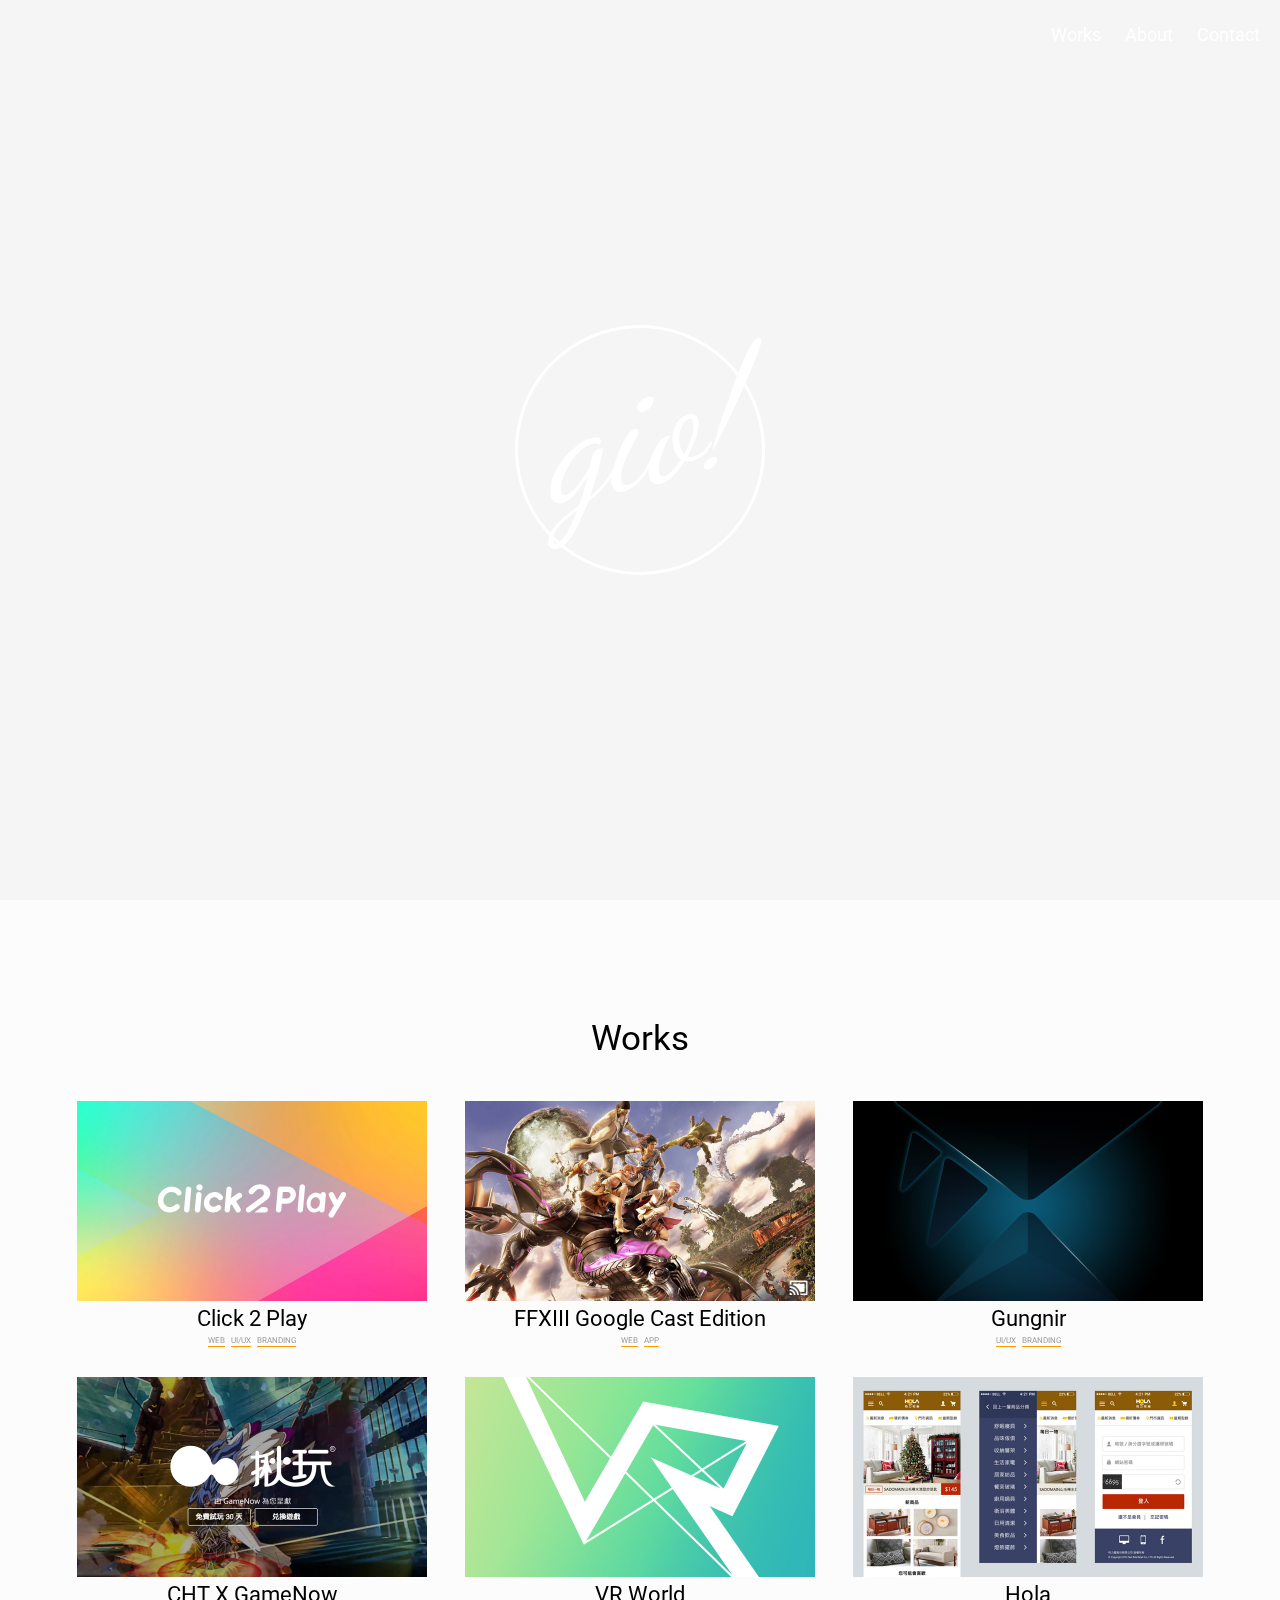
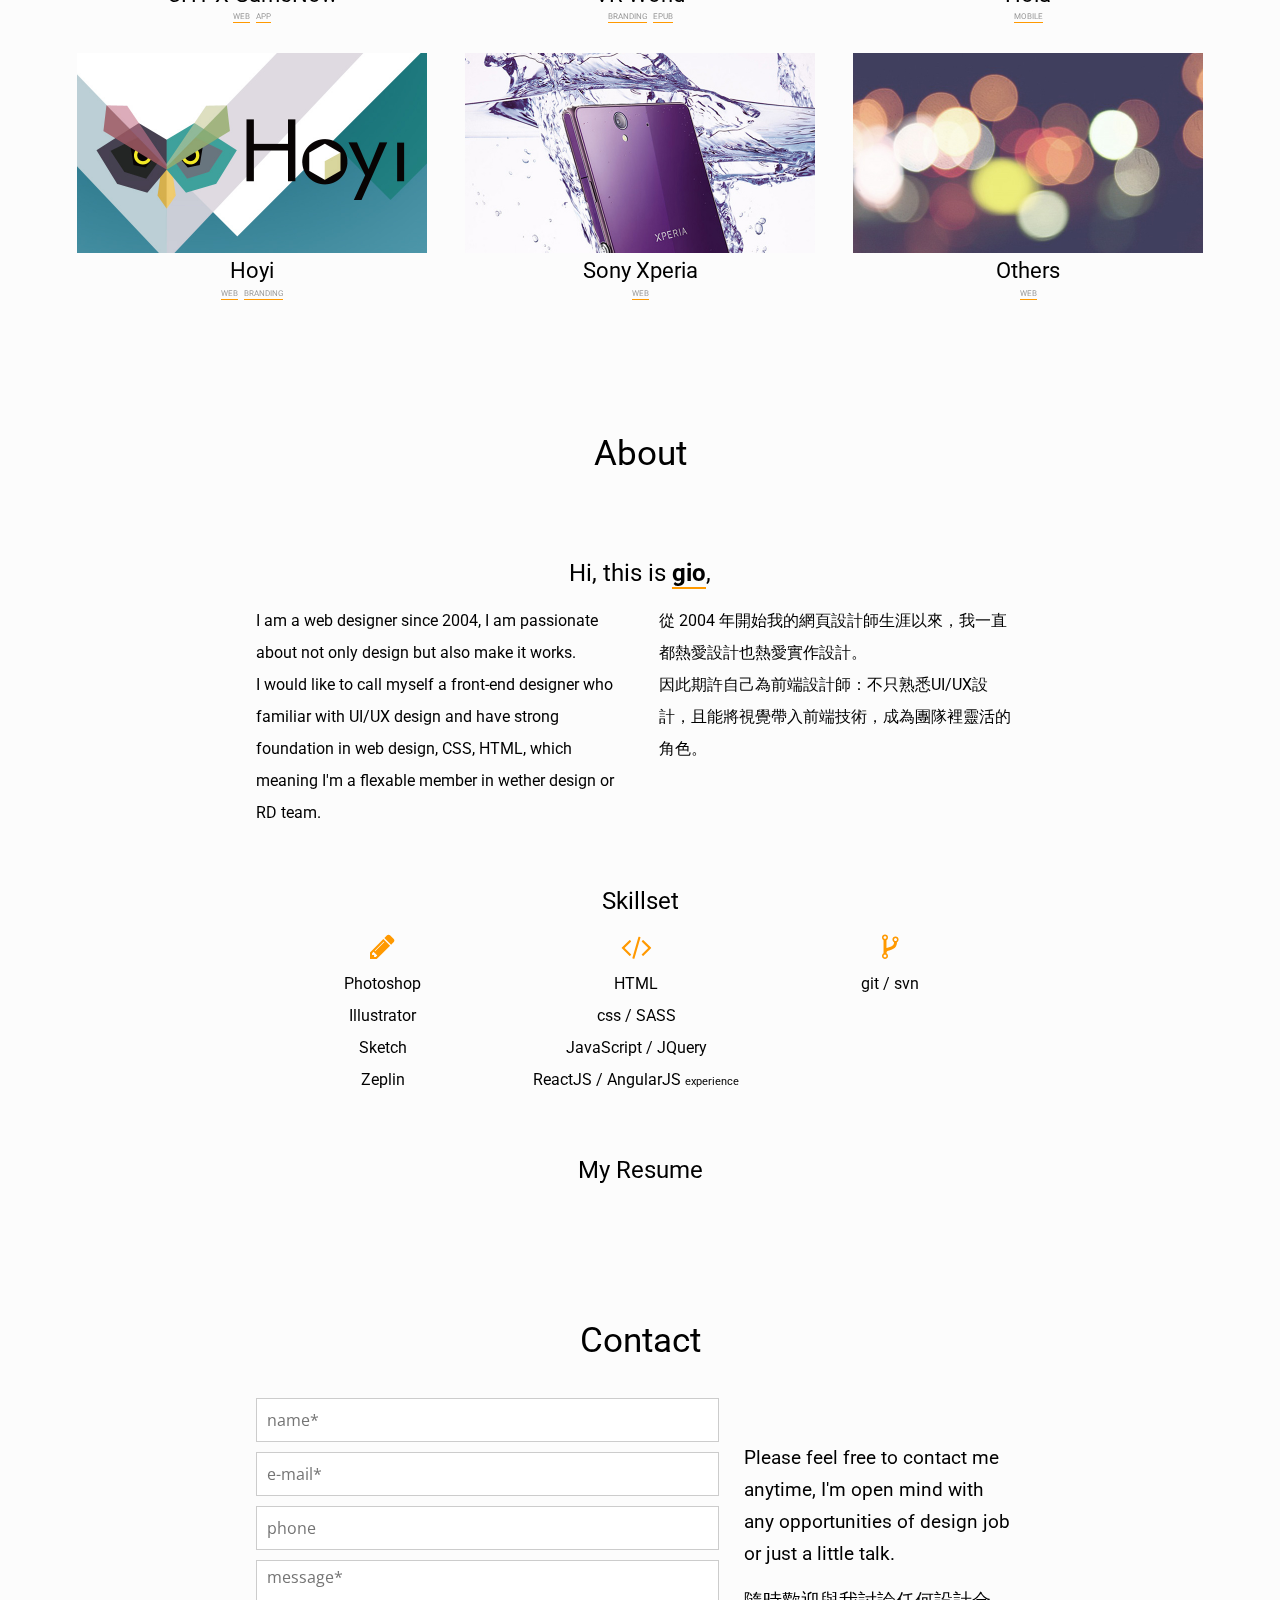
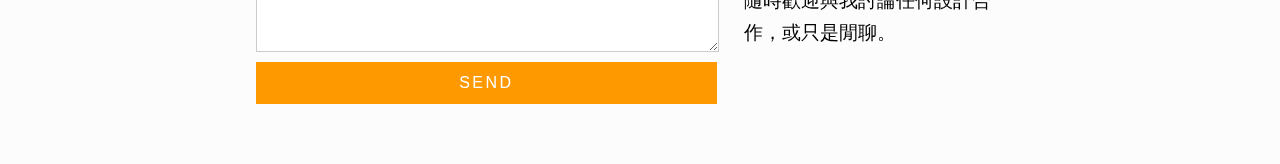
<file: index.html>
<!DOCTYPE html>
<html lang="zh">
<head>
	<meta charset="UTF-8">
	<meta name="viewport" content="width=device-width, initial-scale=1.0, maximum-scale=1.0, user-scalable=0">
	<meta property="og:title"
content="gio's works" />
	<meta property="og:description" content="I am a web designer since 2004, I am passionate about not only design but also make it works."/>
	<meta property="og:image" content="img/bg-video.gif"/>
	<title>gio's works</title>
	<link rel="shortcut icon" href="img/favicon.ico" type="image/x-icon" >
	<link rel="stylesheet" href="stylesheets/screen.css">
	<link rel="stylesheet" href="https://maxcdn.bootstrapcdn.com/font-awesome/4.4.0/css/font-awesome.min.css">
	<link href='https://fonts.googleapis.com/css?family=Dancing+Script:700' rel='stylesheet' type='text/css'>
	<link href='https://fonts.googleapis.com/css?family=Roboto' rel='stylesheet' type='text/css'>
<script src="js/jquery-1.9.1.min.js"></script>
<script src="js/jquery.mb.YTPlayer.js"></script>

</head>
<body>

<div class="gif-bg"></div>

<!-- navigation -->
<nav>
	<div class="title">gio!</div>
	<ul class="menu">
		<li onClick="section1()">Works</li>
		<li onClick="section2()">About</li>
		<li onClick="section3()">Contact</li>
	</ul>
</nav>

<!-- header -->
<header>
    <a id="bgndVideo" class="player" data-property="{videoURL:'https://youtu.be/zga8FRJPaio',containment:'body',autoPlay:true, mute:true, startAt:0, opacity:1, quality:'hd1080'}"></a>
    <h1>gio!</h1>
</header>

<section class="section-01">
	<h1>Works</h1>
	<ul class="works">
		<li project="c2p">
			<div class="cover"></div>
			<h2>Click 2 Play</h2>
			<div class="tag"><span>web</span><span>UI/UX</span><span>branding</span></div>
		</li>
		<li project="cast-app">
			<div class="cover"></div>
			<h2>FFXIII Google Cast Edition</h2>
			<div class="tag"><span>web</span><span>App</span></div>
		</li>
		<li project="gungnir">
			<div class="cover"></div>
			<h2>Gungnir</h2>
			<div class="tag"><span>UI/UX</span><span>branding</span></div>
		</li>
		<li project="cht">
			<div class="cover"></div>
			<h2>CHT X GameNow</h2>
			<div class="tag"><span>web</span><span>App</span></div>
		</li>
		<li project="vr">
			<div class="cover"></div>
			<h2>VR World</h2>
			<div class="tag"><span>branding</span><span>epub</span></div>
		</li>
		<li project="hola">
			<div class="cover"></div>
			<h2>Hola</h2>
			<div class="tag"><span>Mobile</span></div>
		</li>
		<li project="hoyi">
			<div class="cover"></div>
			<h2>Hoyi</h2>
			<div class="tag"><span>web</span><span>branding</span></div>
		</li>
		<li project="sonyx">
			<div class="cover"></div>
			<h2>Sony Xperia</h2>
			<div class="tag"><span>web</span></div>
		</li>
		<li project="other">
			<div class="cover"></div>
			<h2>Others</h2>
			<div class="tag"><span>web</span></div>
		</li>
	</ul>
</section>

<!-- detail -->

<div class="detail">	
	<div class="scroll">
		<iframe frameborder="0"></iframe>
	</div>
	<div class="prev"></div>
	<div class="next"></div>
	<div class="close"></div>
</div>

<section class="section-02">
	<div class="about">
	<h1>About</h1>
		<h2>Hi, this is <b>gio</b>, </h2>
		<p class="lang en">
			I am a web designer since 2004, I am passionate about not only design but also make it works.
			<br>
			I would like to call myself a front-end designer who familiar with UI/UX design and have strong foundation in web design, CSS, HTML, which meaning I'm a flexable member in wether design or RD team.
		</p>
		<p class="lang zh">
			從 2004 年開始我的網頁設計師生涯以來，我一直都熱愛設計也熱愛實作設計。<br>因此期許自己為前端設計師：不只熟悉UI/UX設計，且能將視覺帶入前端技術，成為團隊裡靈活的角色。
		</p>
		<h2>Skillset</h2>
		<ul class="skillset design">
			<i class="fa fa-pencil"></i>
			<li>Photoshop</li>
			<li>Illustrator</li>
			<li>Sketch</li>
			<li>Zeplin</li>
		</ul><!-- 
		 --><ul class="skillset code">
			<i class="fa fa-code"></i>
			<li>HTML</li>
			<li>css / SASS</li>
			<li>JavaScript / JQuery</li>
			<li>ReactJS / AngularJS <small>experience</small></li>
		</ul><!-- 
		 --><ul class="skillset version">
			<i class="fa fa-code-fork"></i>
			<li>git / svn</li>
		</ul>
		<h2><a href="img/Gio-Resume.pdf" target="_blank">My Resume</a></h2>
	</div>
</section>

<section class="section-03">
	<h1>Contact</h1>
	<div class="contact">
		<div class="form-cont"></div>
		<div class="des">
			Please feel free to contact me anytime, I'm open mind with any opportunities of design job or just a little talk.
			<div class="tc">
				隨時歡迎與我討論任何設計合作，或只是閒聊。
			</div>
		</div>
	</div>
</section>


<script src="js/script.js"></script>
<script src="js/pace.min.js"></script>
</body>
</html>
</file>
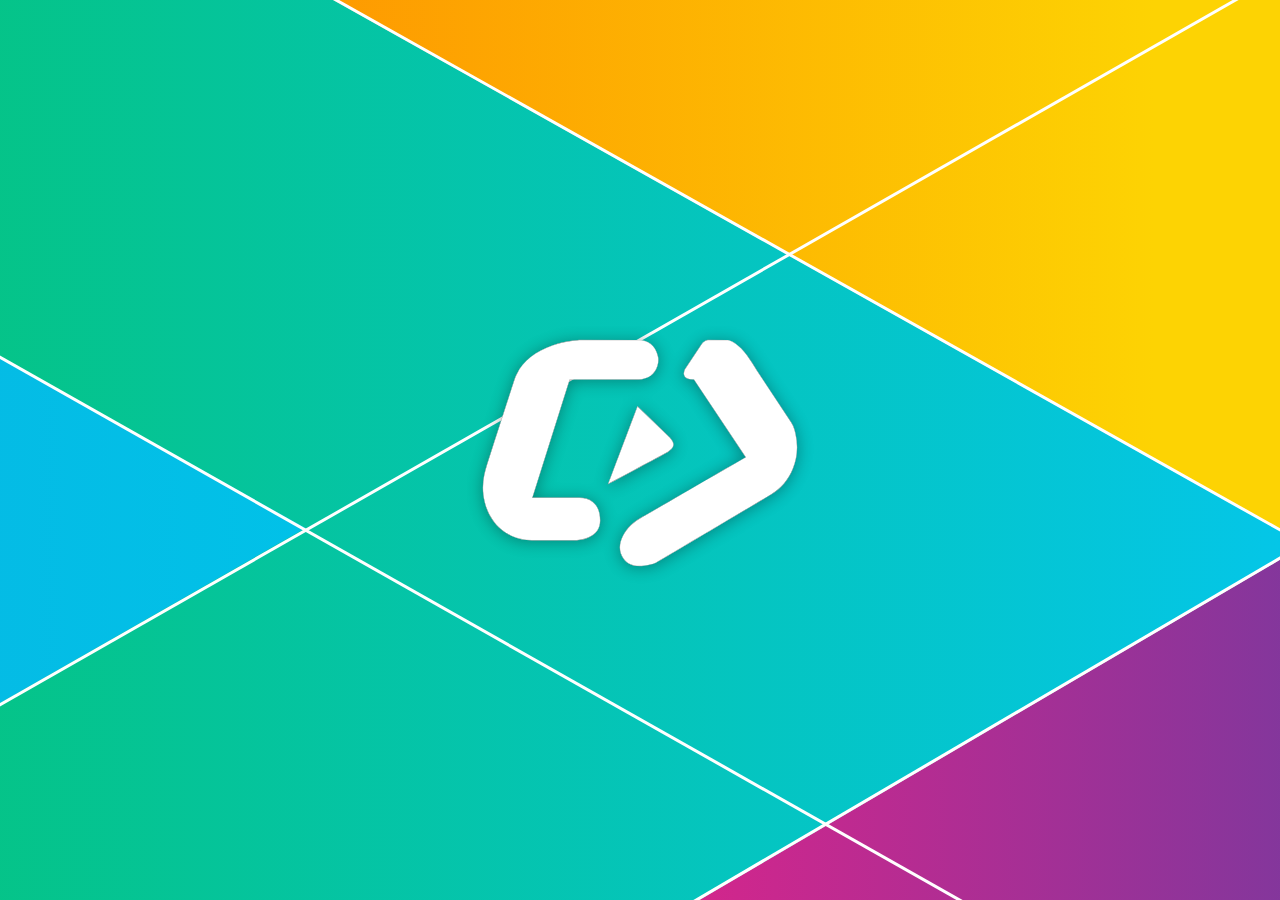
<file: img/works/c2p/c2p-loading/index.html>
<!DOCTYPE html>
<html lang="en">
<head>
	<meta charset="UTF-8">
	<meta name="viewport" content="width=960;">

	<title>c2p</title>
	<link rel="shortcut icon" href="img/c2p.ico" type="image/x-icon" >
	<link rel="stylesheet" href="stylesheets/screen.css">
</head>
<body>
	<div class="c2p-loading-cont">
	<div class="c2p-loading-loading-ani">
		<div class="clip-p"></div>
		<div class="clip-y"></div>
		<div class="clip-g"></div>
		<div class="clip-b"></div>
		<div class="clip-r"></div>
		<div class="line-01"></div>
		<div class="line-02"></div>
		<div class="line-03"></div>
		<div class="line-04"></div>
		<div class="c2p-loading-logo"></div>
	</div>
	<!-- <div class="c2p-loading-beta">
		beta
	</div> -->
	</div>
</body>
</html>
</file>
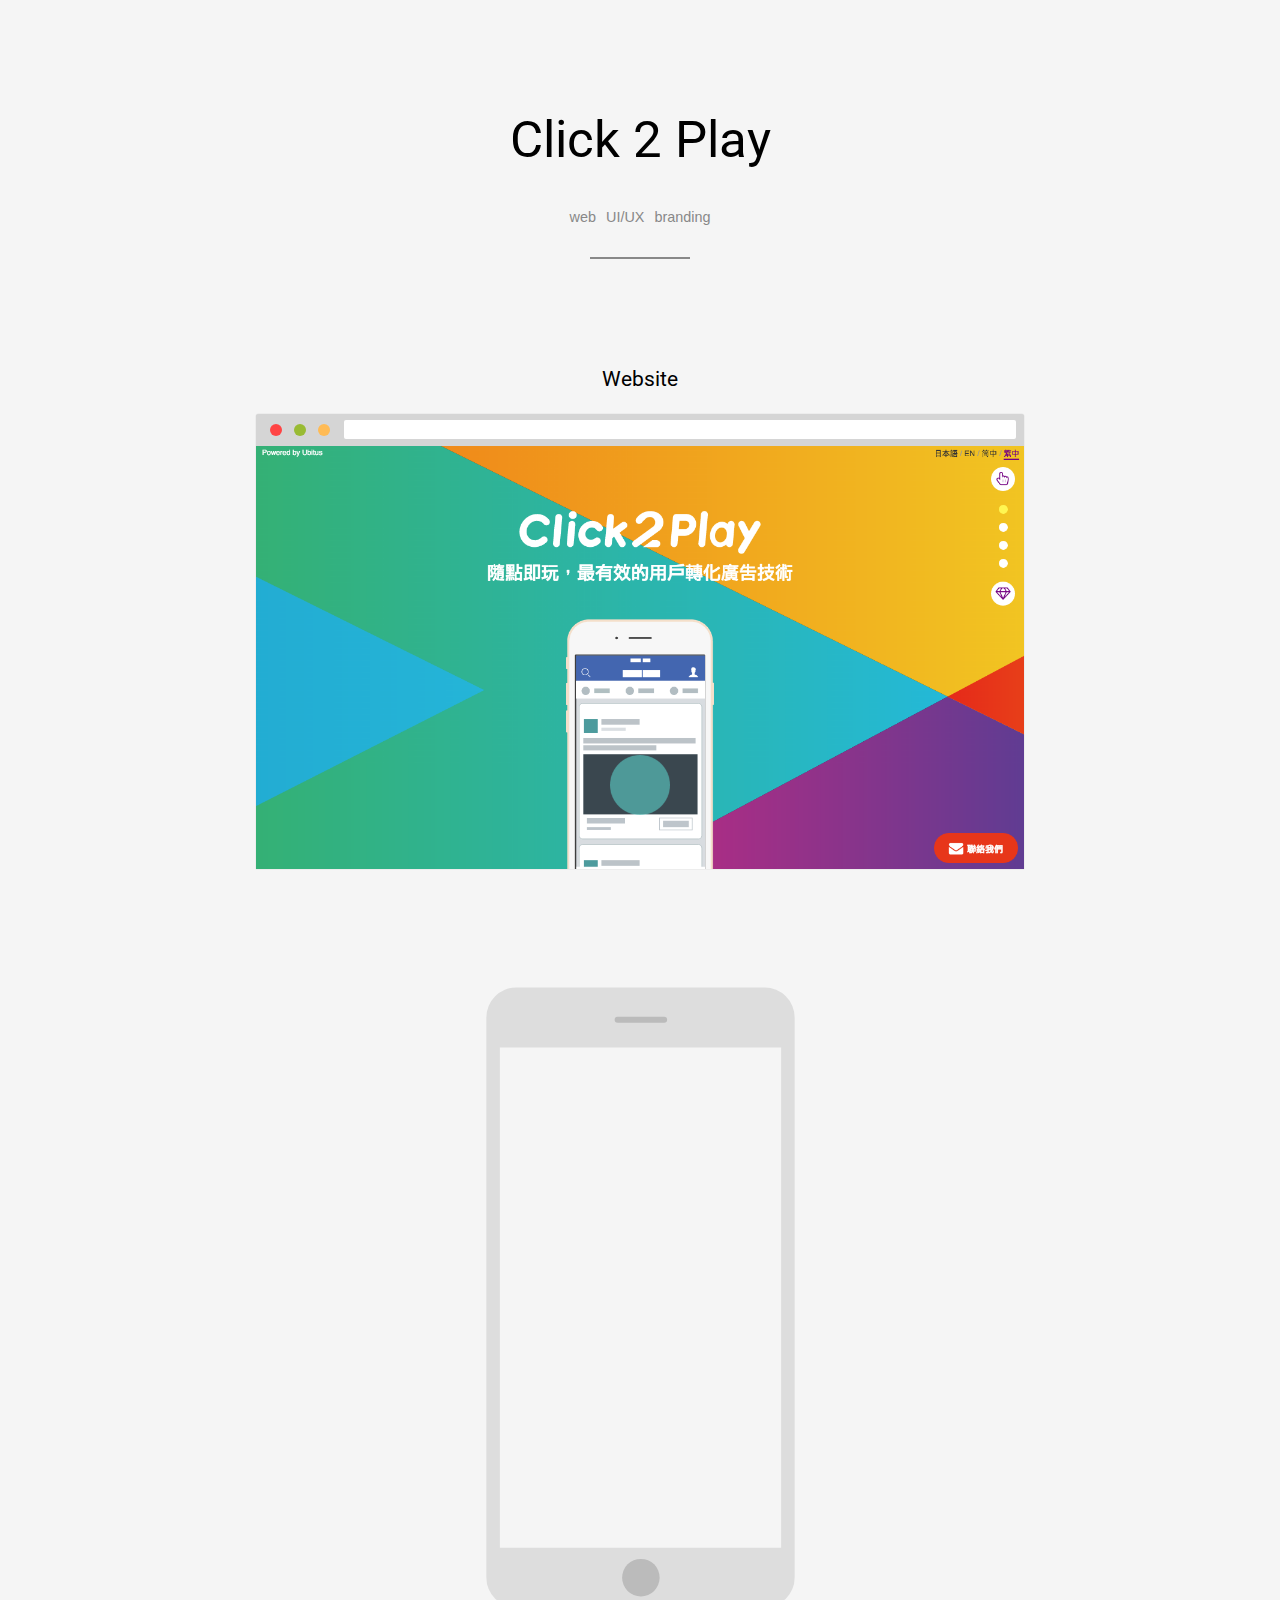
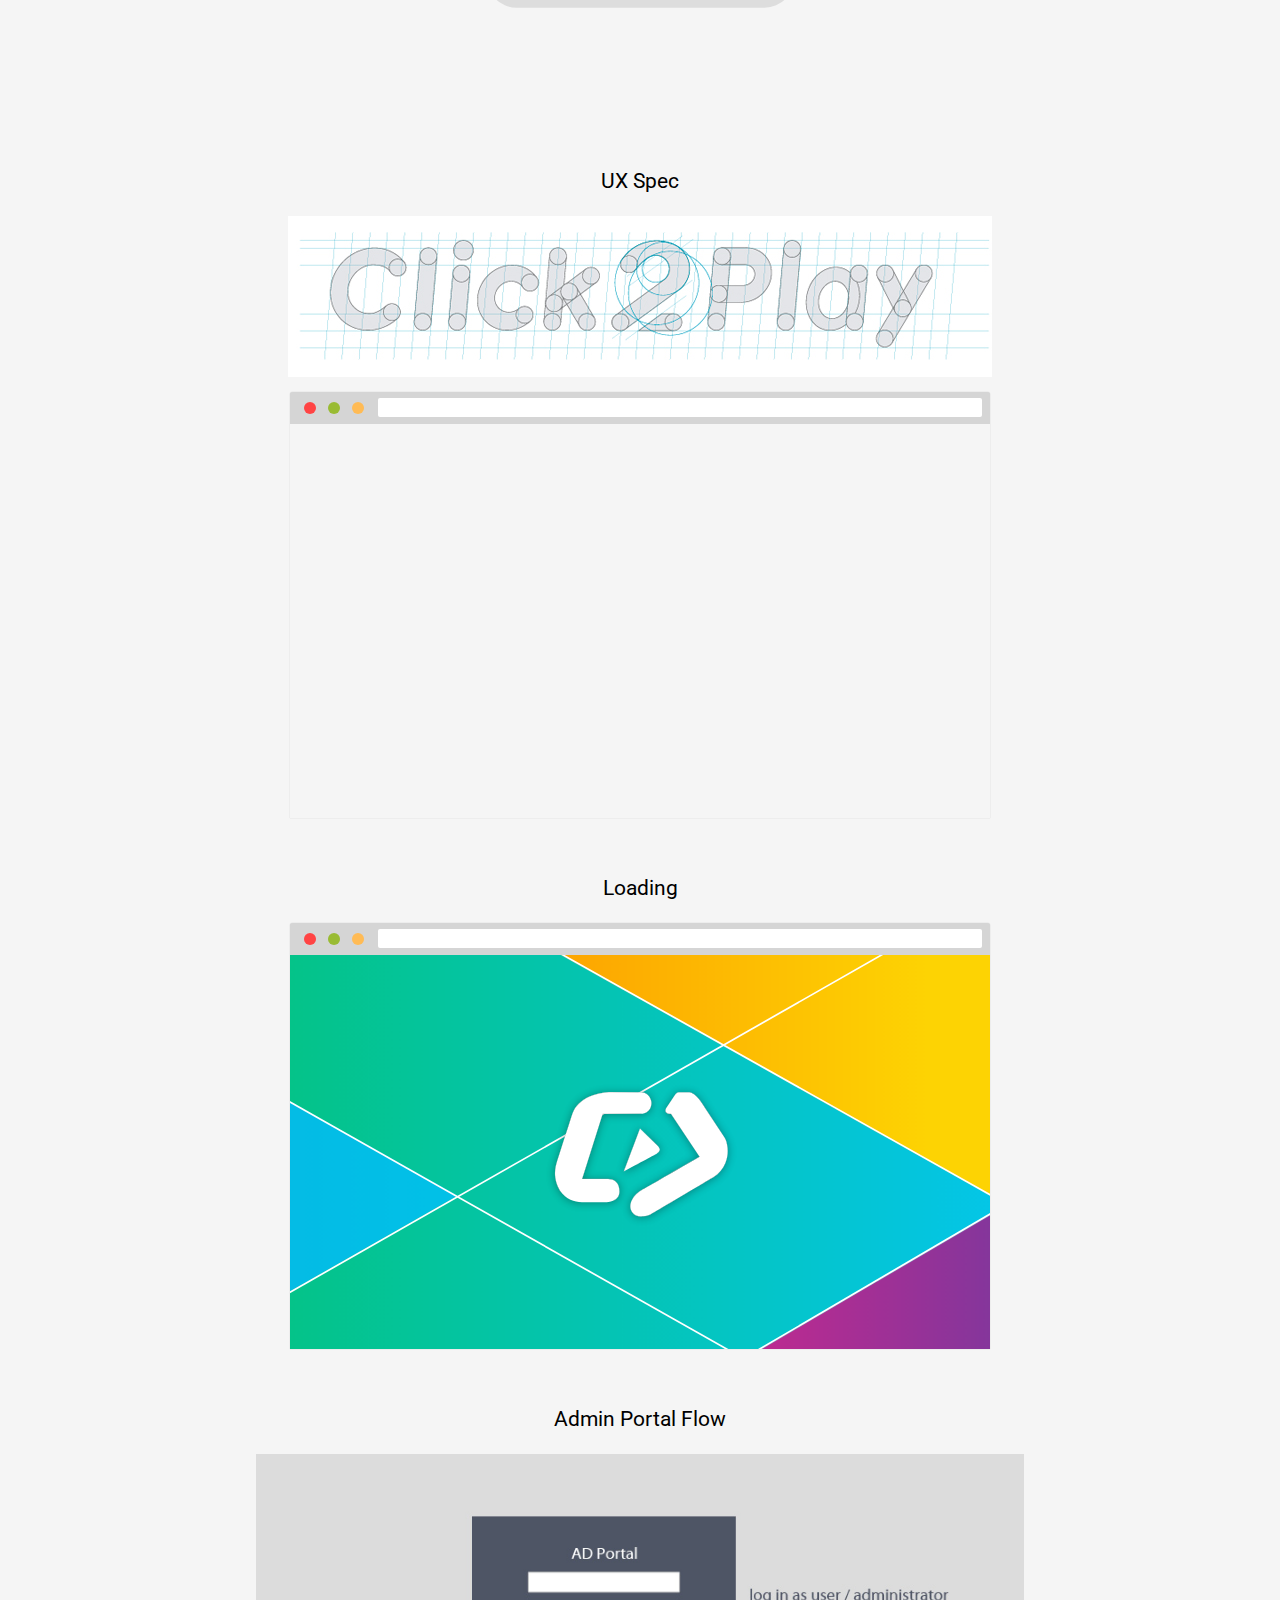
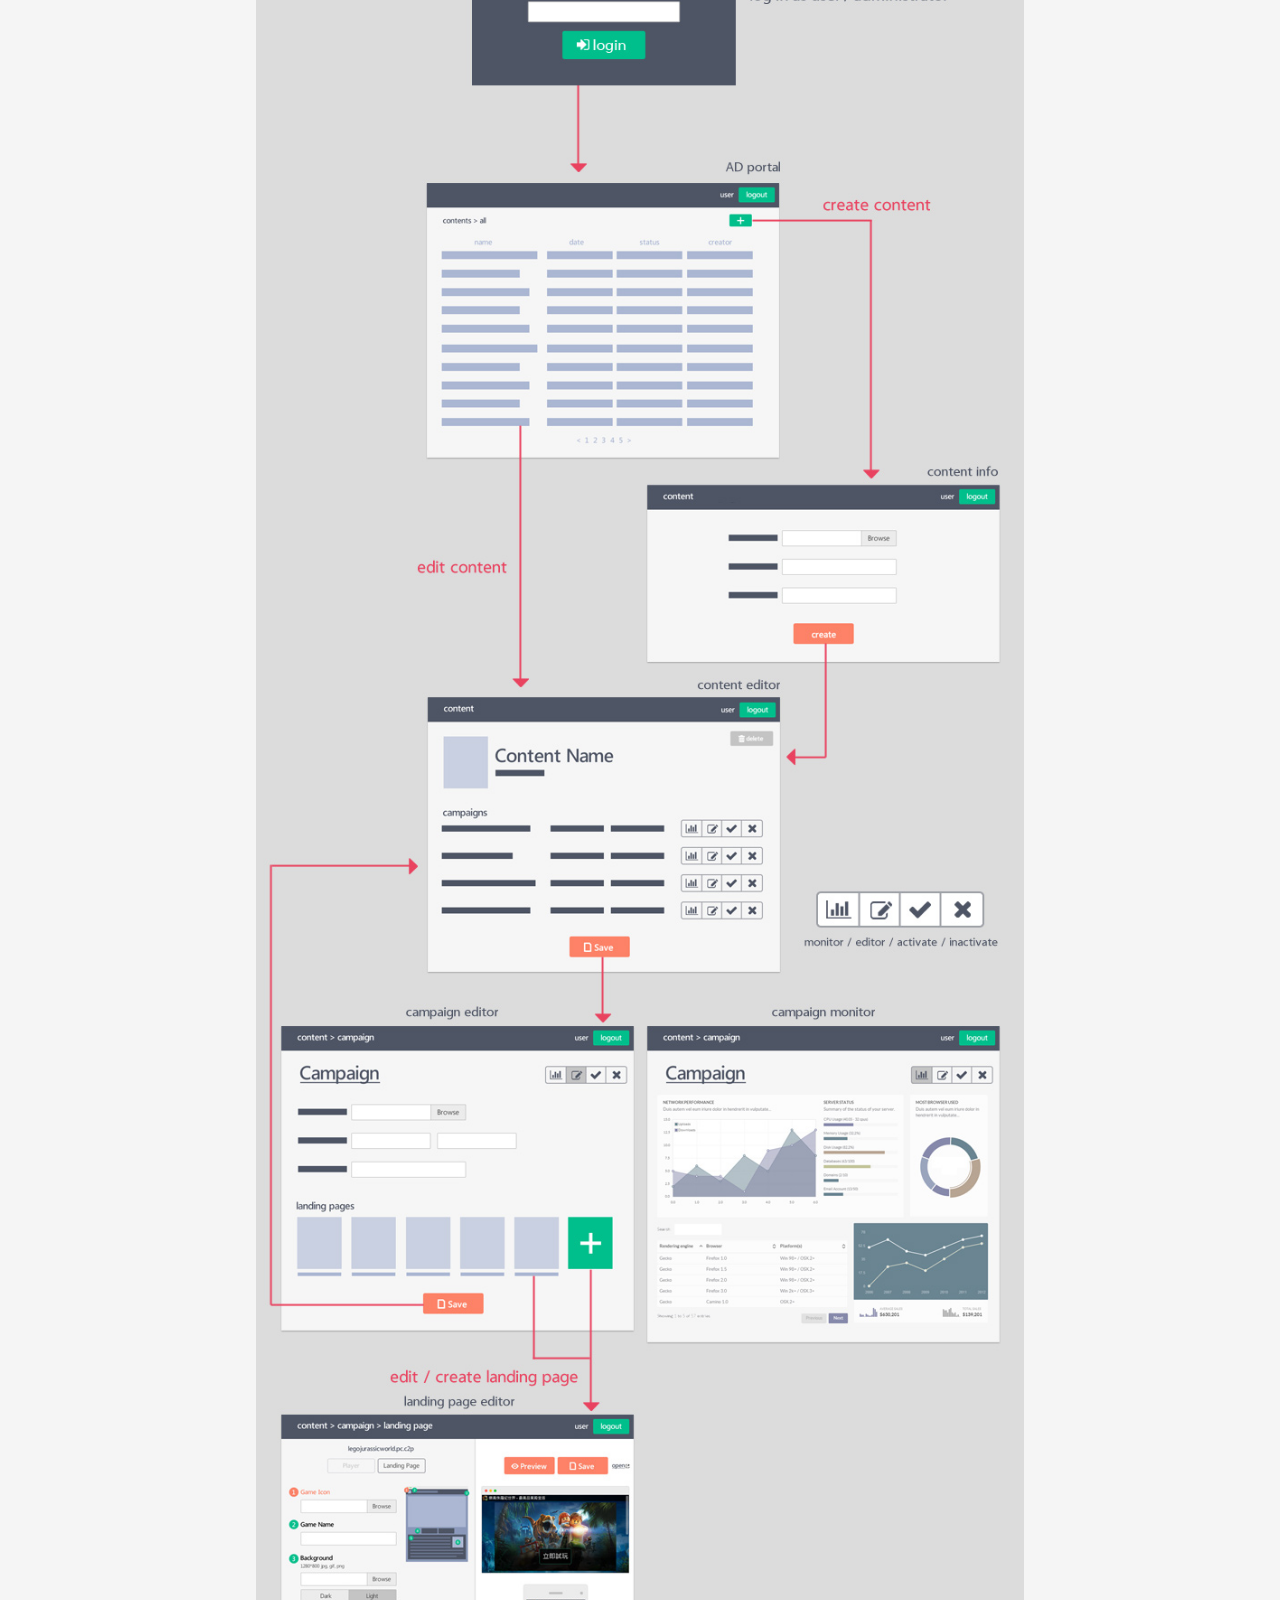
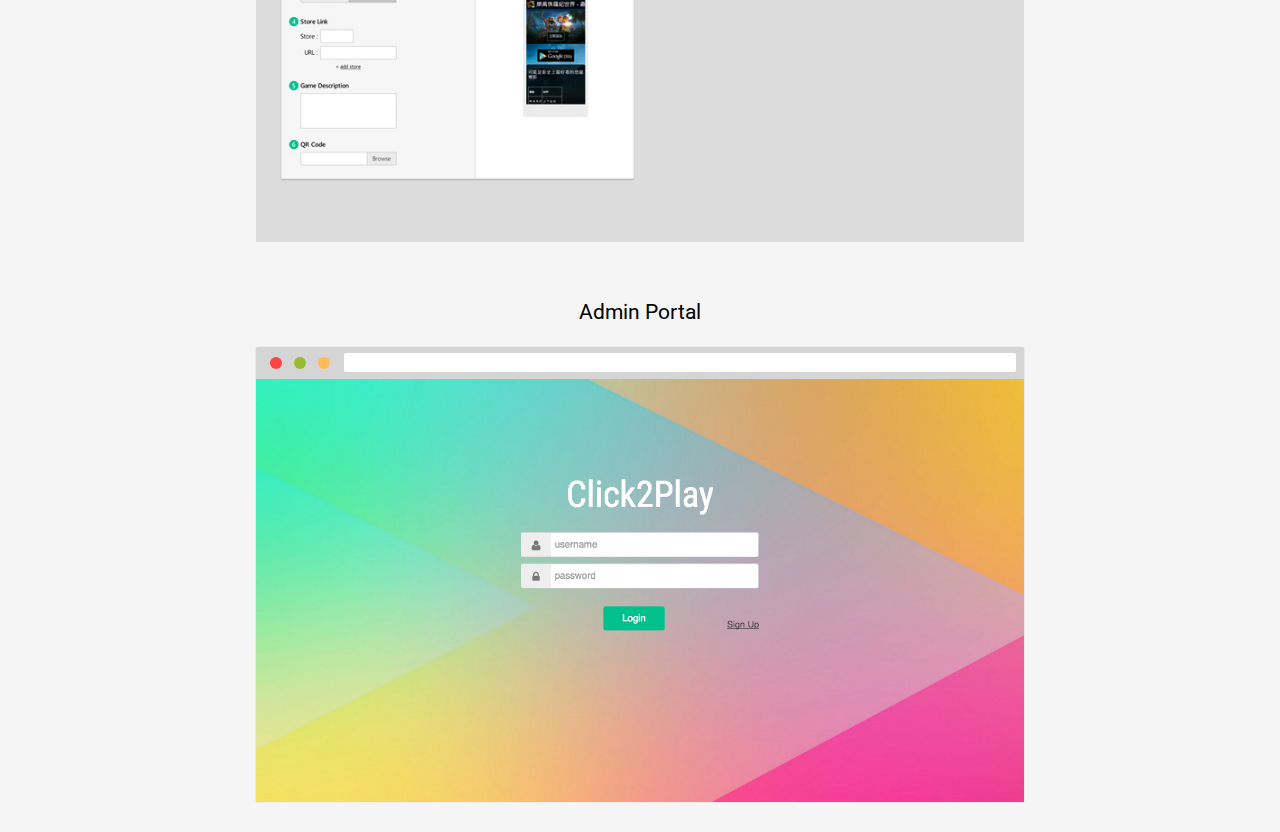
<file: projects/c2p.html>
<!DOCTYPE html>
<html lang="en">
<head>
	<meta charset="UTF-8">
	<title>Project</title>
	<link rel="stylesheet" href="../stylesheets/screen.css">
	<link rel="stylesheet" href="https://maxcdn.bootstrapcdn.com/font-awesome/4.4.0/css/font-awesome.min.css">
	<link href='https://fonts.googleapis.com/css?family=Roboto' rel='stylesheet' type='text/css'>
</head>
<body>
<div class="project">
	<div class="inner">
	<h1>Click 2 Play</h1>
	<div class="tag"><span>web</span><span>UI/UX</span><span>branding</span></div>
	<!-- <h3>web</h3> -->
	<h2>Website</h2>

	<div class="browser-mockup with-url">
		<a href="http://gioshall.github.io/cptest/" target="_blank">
  		<img src="../img/works/c2p/c2p.png">
  		</a>
	</div>

	<div class="mobile-mockup iframe" style="transform:scale(0.75)">
		<div class="cont">
			<iframe src="http://gioshall.github.io/cptest/" frameborder="0"></iframe>
		</div>	
	</div>
	
	<h2>UX Spec</h2>

	<div class="pic">
		<img src="../img/works/c2p/c2p-ds.jpg">
	</div>

	<div class="browser-mockup with-url iframe">
		<div class="cont">
			<iframe src="http://gioshall.github.io/c2pux/spec.html" frameborder="0"></iframe>
		</div>	
	</div>
	
	<h2>Loading</h2>
	<div class="browser-mockup with-url iframe">
		<div class="cont">
			<iframe src="../img/works/c2p/c2p-loading/index.html" frameborder="0"></iframe>
		</div>	
	</div>

	<h2>Admin Portal Flow</h2>
	
	<div class="pic">
		<img src="../img/works/c2p/edt-flow.jpg">
	</div>

	<h2>Admin Portal</h2>
	
	<div class="browser-mockup with-url">
		<a href="http://portal.click2play.ad/login" target="_blank">
  		<img src="../img/works/c2p/Hall-01.png">
  		</a>
	</div>

	
	<p>
	</p>
	</div>
</div>
<style>
.pace .pace-progress {
  background: #888;
  height: 2px;
}
</style>
<script src="../js/pace.min.js"></script>
</body>
</html>
</file>
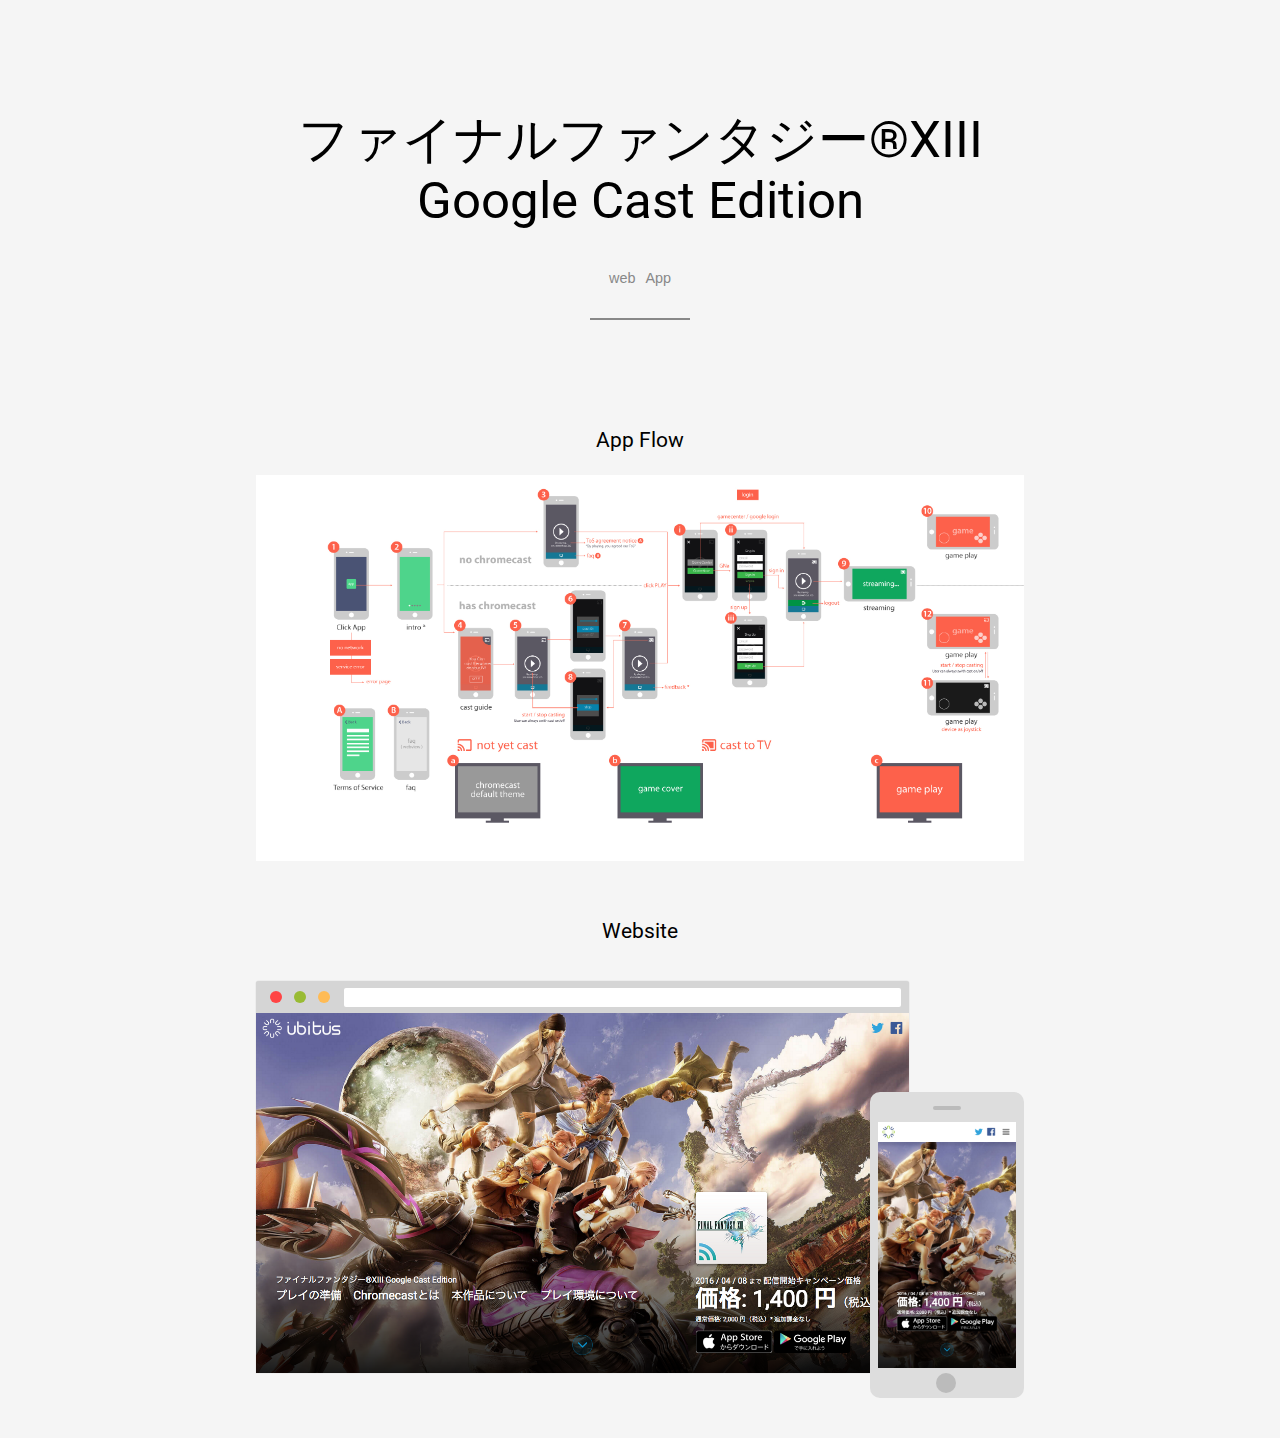
<file: projects/cast-app.html>
<!DOCTYPE html>
<html lang="en">
<head>
	<meta charset="UTF-8">
	<title>Project</title>
	<link rel="stylesheet" href="../stylesheets/screen.css">
	<link rel="stylesheet" href="https://maxcdn.bootstrapcdn.com/font-awesome/4.4.0/css/font-awesome.min.css">
	<link href='https://fonts.googleapis.com/css?family=Roboto' rel='stylesheet' type='text/css'>
</head>
<body>
<div class="project">
	<div class="inner">
	<h1>ファイナルファンタジー®XIII Google Cast Edition</h1>
	<div class="tag"><span>web</span><span>App</span></div>
	<!-- <h3>web</h3> -->

	<h2>App Flow</h2>
	<div class="pic">
		<img src="../img/works/cast/cast-flow.jpg">
	</div>

	<h2>Website</h2>
	<div class="combine">
		<a href="http://gioshall.github.io/ff13cast/" target="_blank">
		<div class="browser-mockup with-url put-back">
  		<img src="../img/works/cast/cast-web.png" >
		</div>

		<div class="mobile-mockup put-front">
  		<img src="../img/works/cast/cast-web-mobile.png" >
		</div>
		</a>
	</div>

	<p>
	</p>
	</div>
</div>
<style>
.pace .pace-progress {
  background: #888;
  height: 2px;
}
</style>
<script src="../js/pace.min.js"></script>
</body>
</html>
</file>
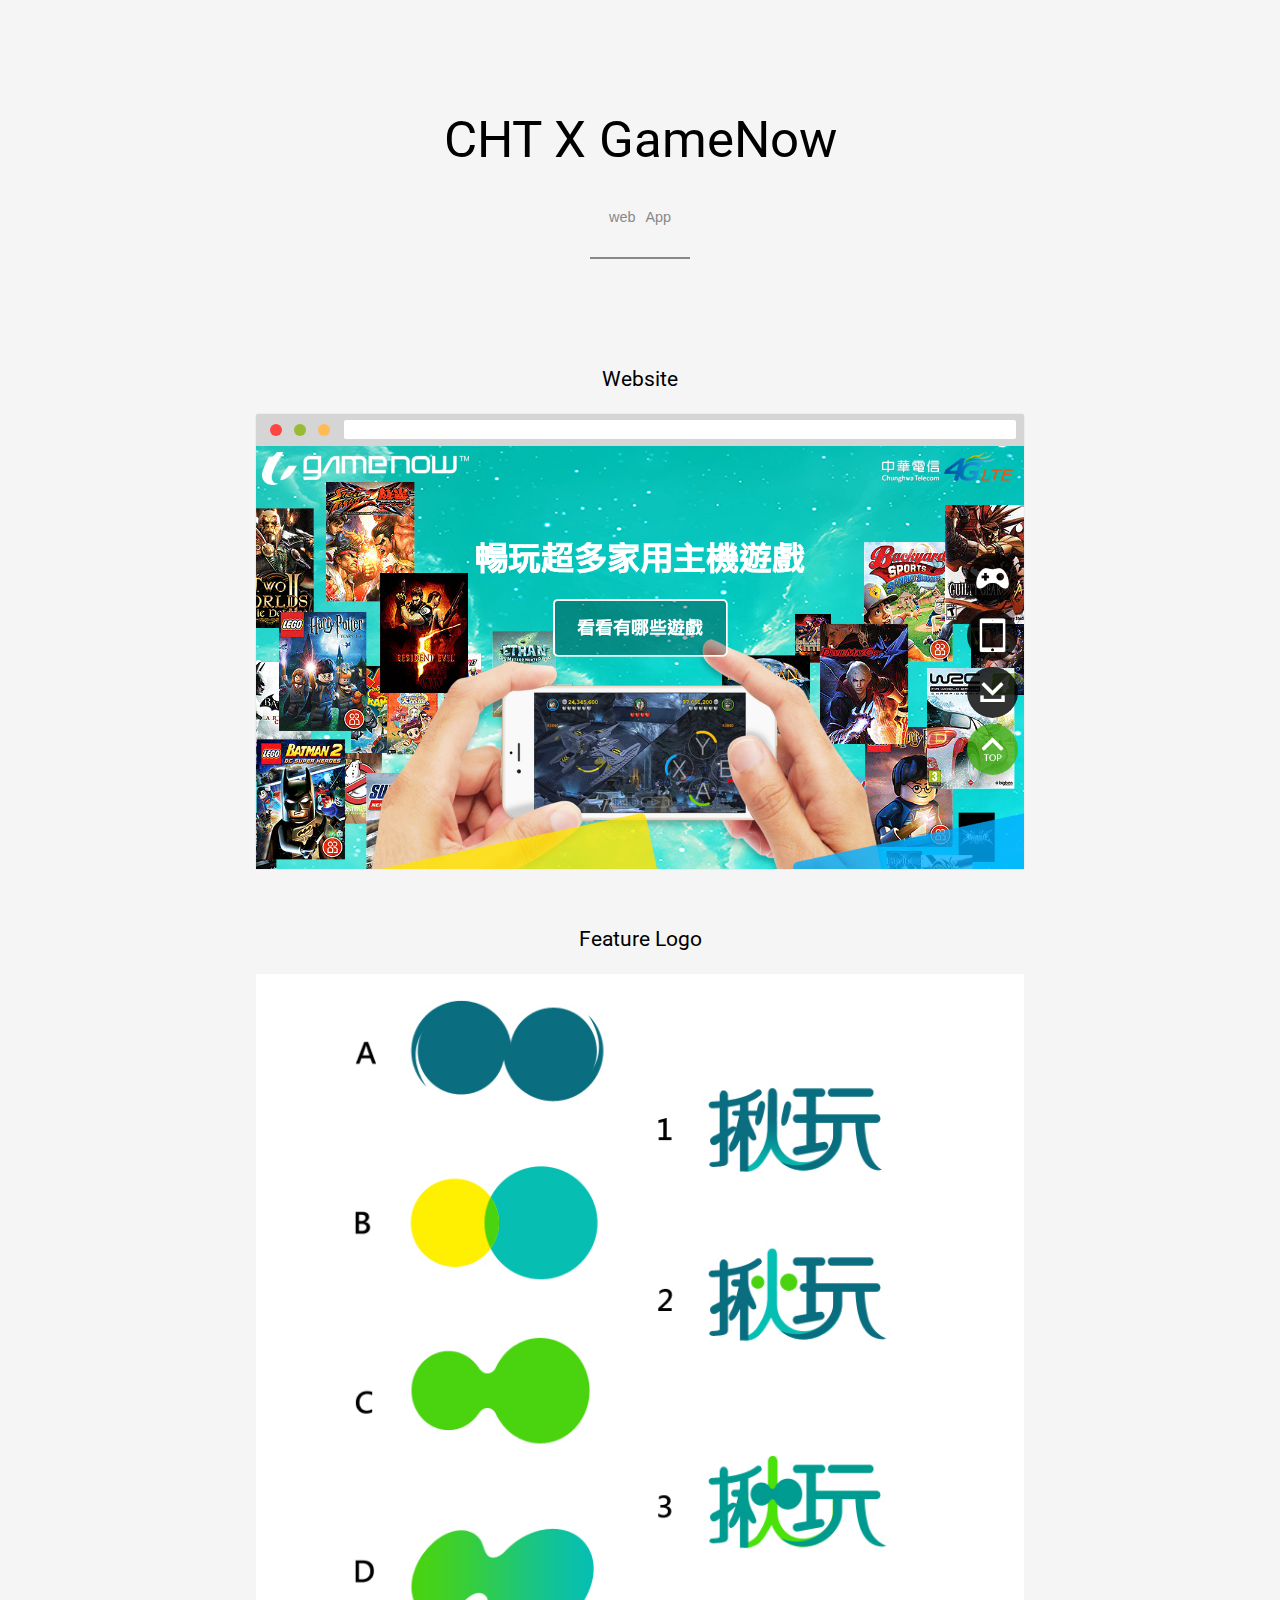
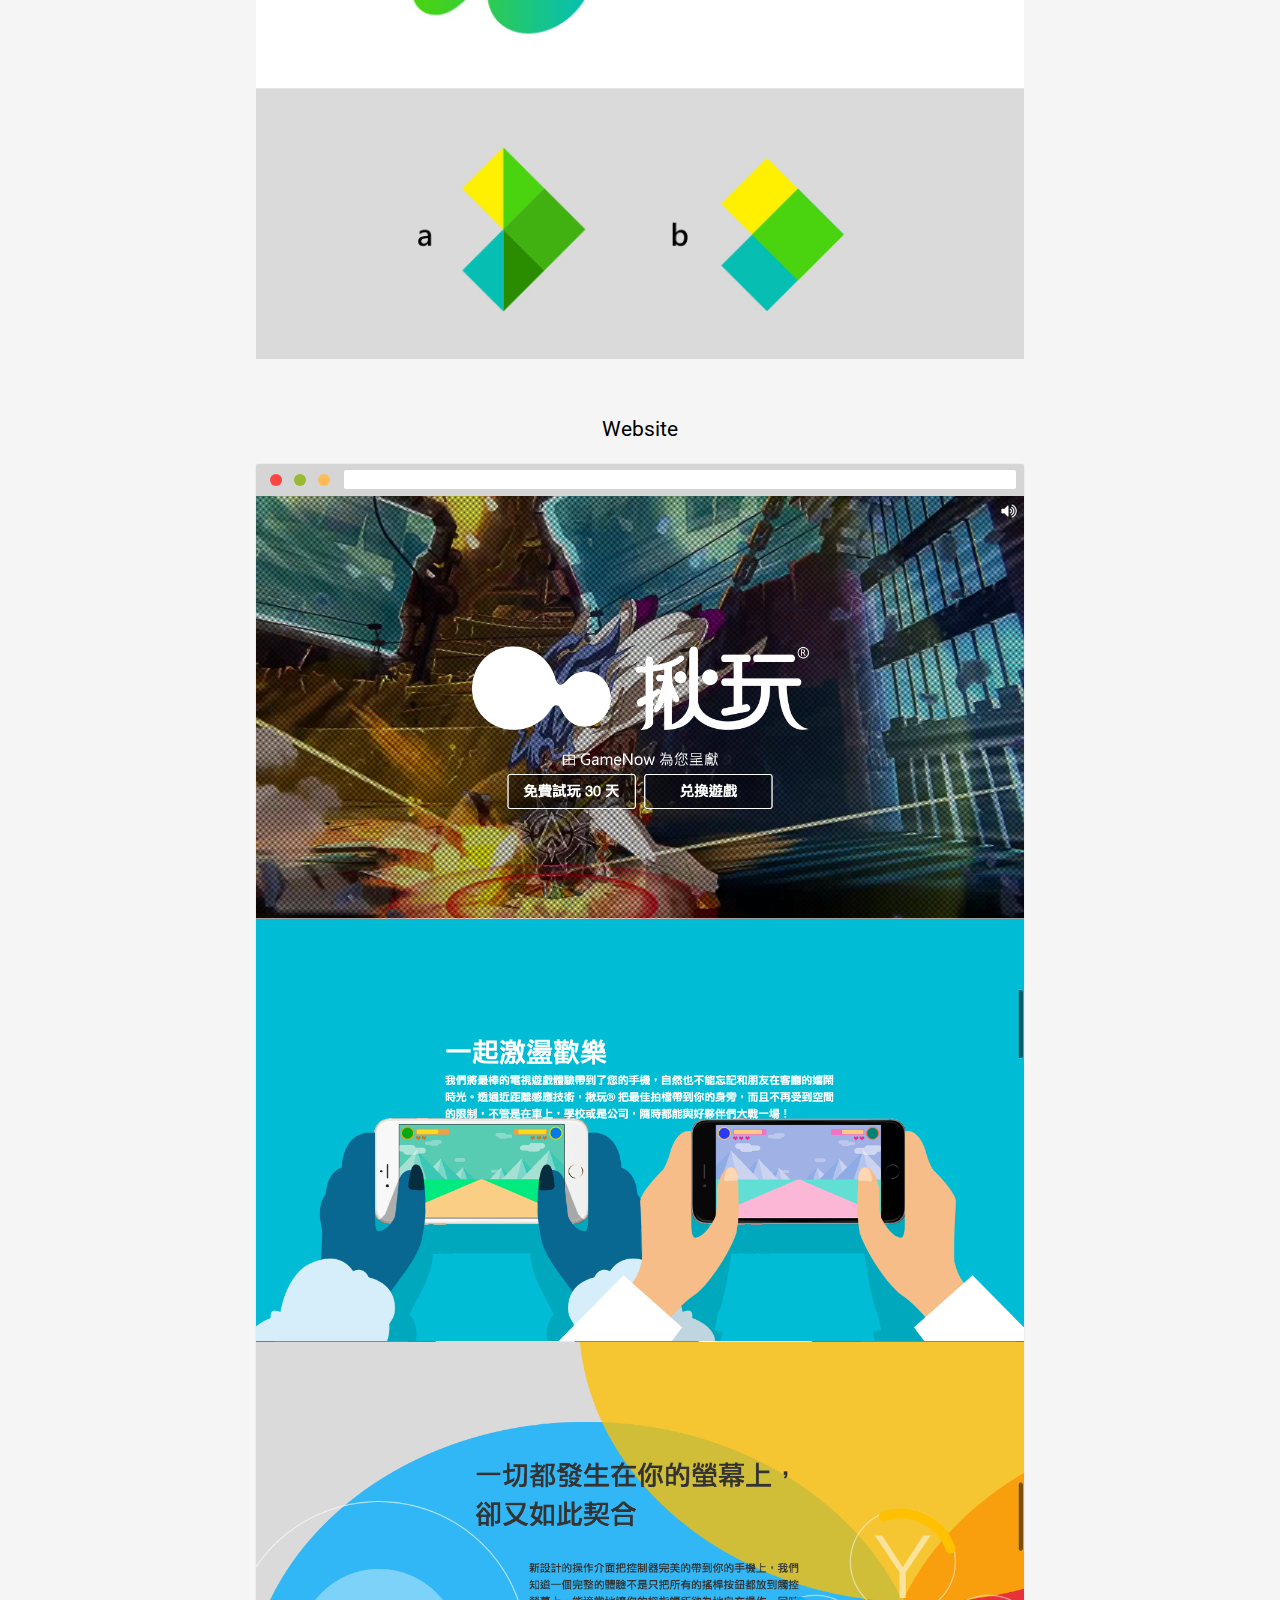
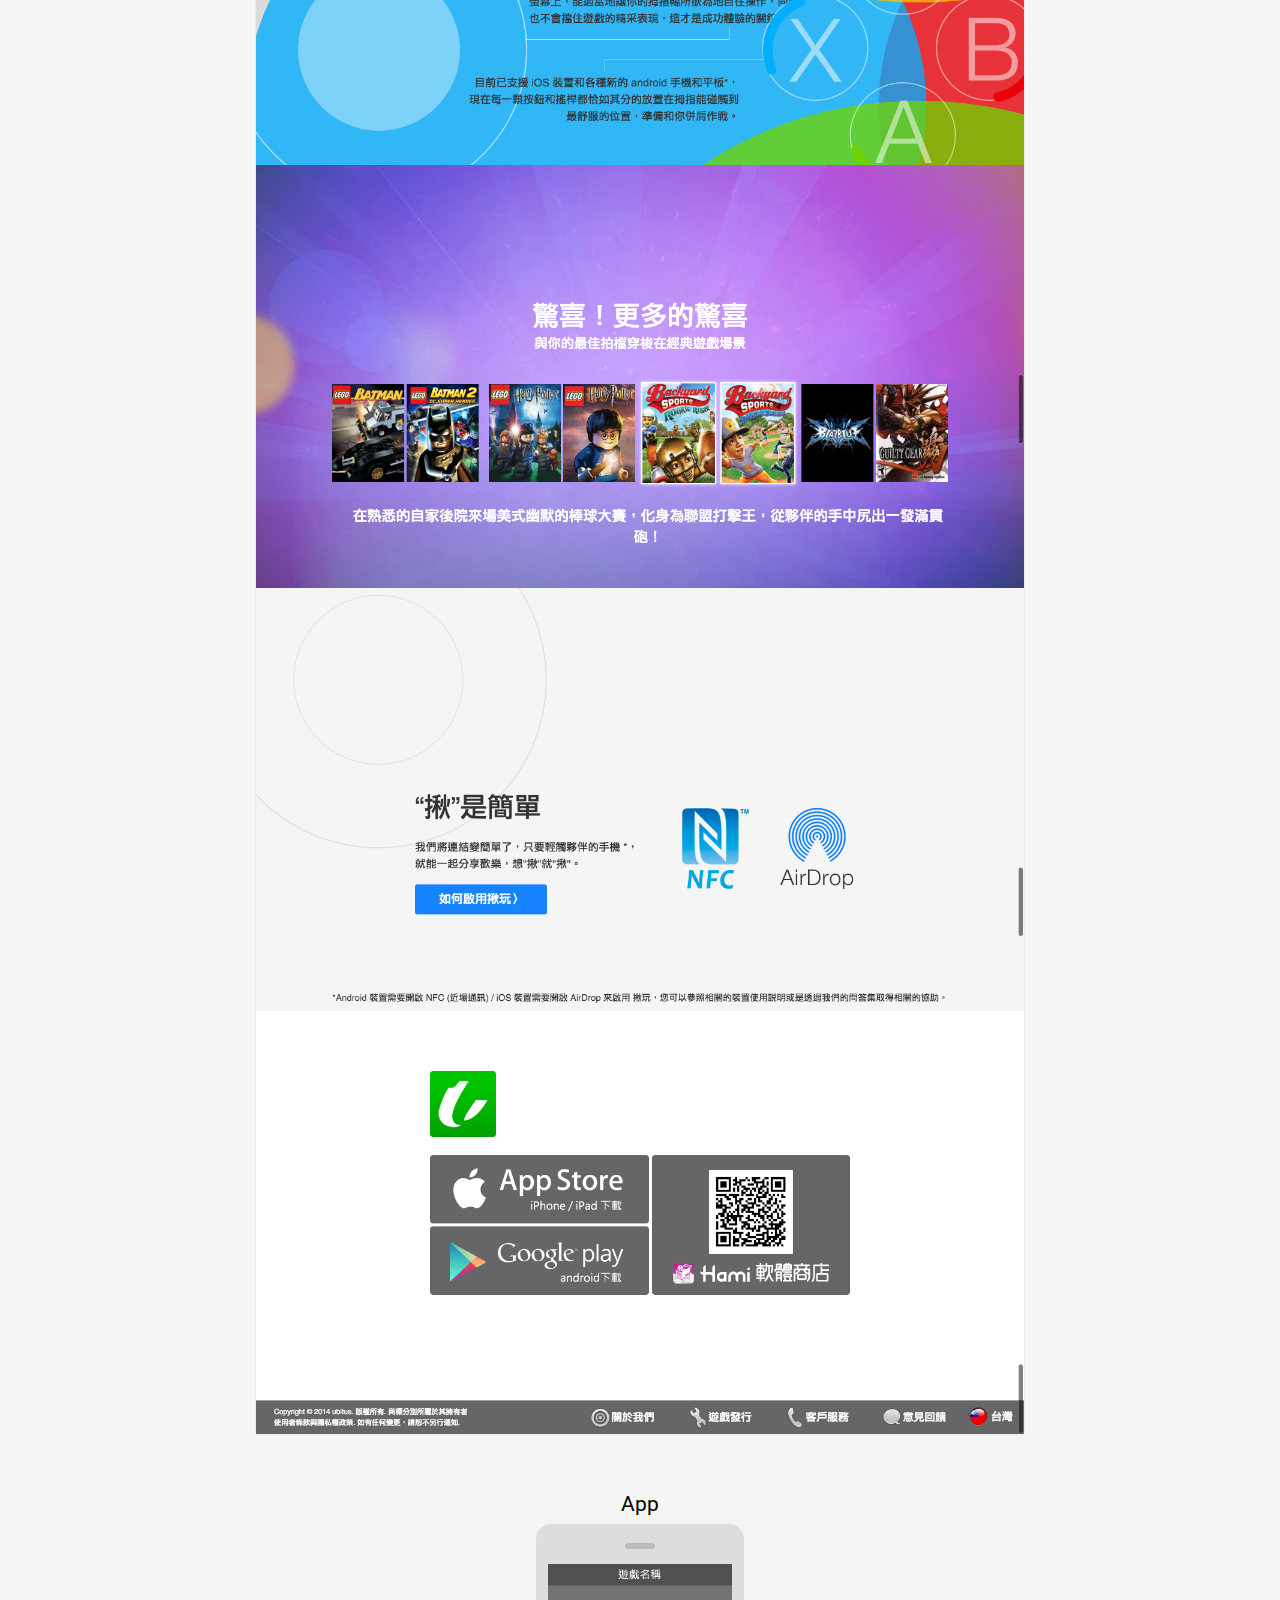
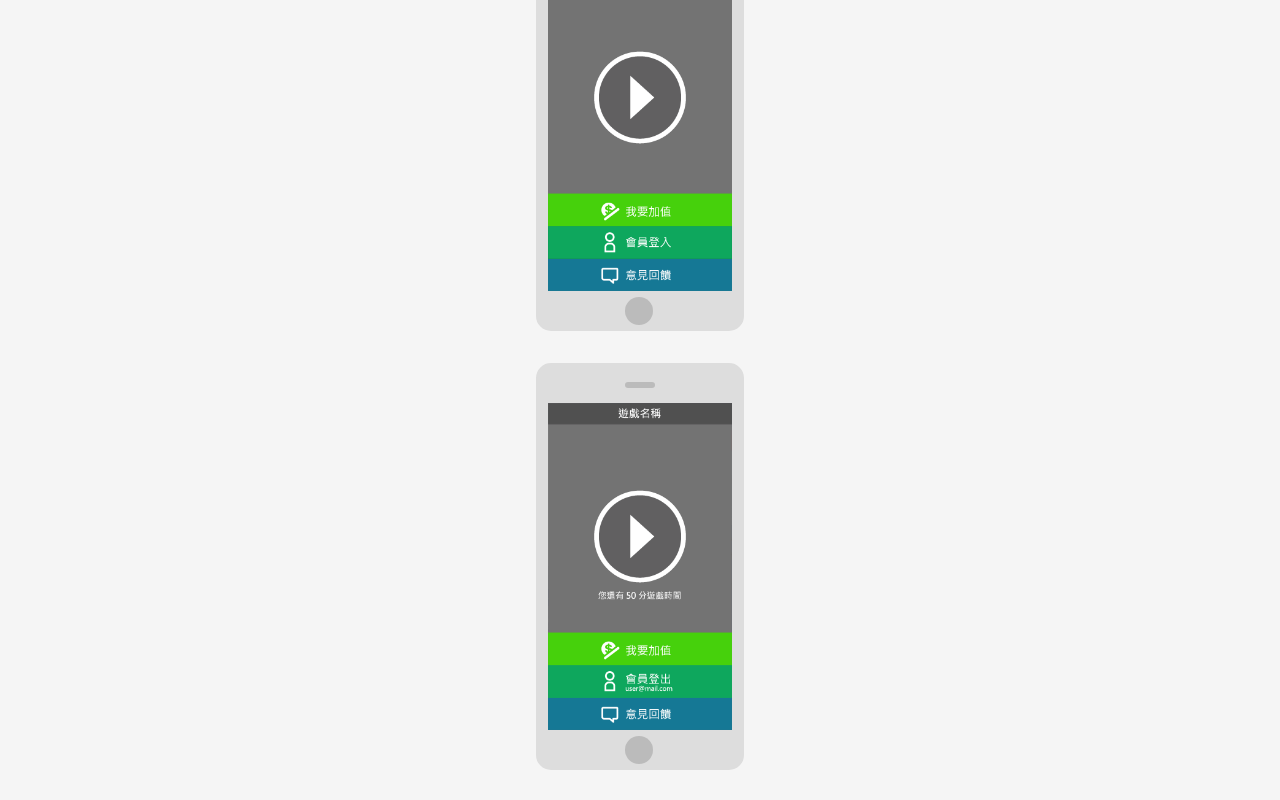
<file: projects/cht.html>
<!DOCTYPE html>
<html lang="en">
<head>
	<meta charset="UTF-8">
	<title>Project</title>
	<link rel="stylesheet" href="../stylesheets/screen.css">
	<link rel="stylesheet" href="https://maxcdn.bootstrapcdn.com/font-awesome/4.4.0/css/font-awesome.min.css">
	<link href='https://fonts.googleapis.com/css?family=Roboto' rel='stylesheet' type='text/css'>
</head>
<body>
<div class="project">
	<div class="inner">
	<h1>CHT X GameNow</h1>
	<div class="tag"><span>web</span><span>App</span></div>
	<!-- <h3>web</h3> -->
	
	<h2>Website</h2>
	<div class="browser-mockup with-url">
		<a href="http://gioshall.github.io/cht-store/" target="_blank">
  		<img src="../img/works/cht/cht.png">
  		</a>
	</div>

	<h2>Feature Logo</h2>
	
	<div class="pic">
		<img src="../img/works/cht/cht-m-logo.jpg">
	</div>
	
	<h2>Website</h2>
	<div class="browser-mockup with-url">
		<a href="http://gioshall.github.io/matching/" target="_blank">
  		<img src="../img/works/cht/cht-matching.png">
  		</a>
	</div>

	<h2>App</h2>
	<div class="mobile-mockup">
  		<img src="../img/works/cht/app/app-ani.gif">
	</div>
	<br><br>
	<div class="mobile-mockup">
  		<img src="../img/works/cht/app/app-ani-03.gif">
	</div>



	<p>
	
	</p>
	</div>
</div>
<style>
.pace .pace-progress {
  background: #888;
  height: 2px;
}
</style>
<script src="../js/pace.min.js"></script>
</body>
</html>
</file>
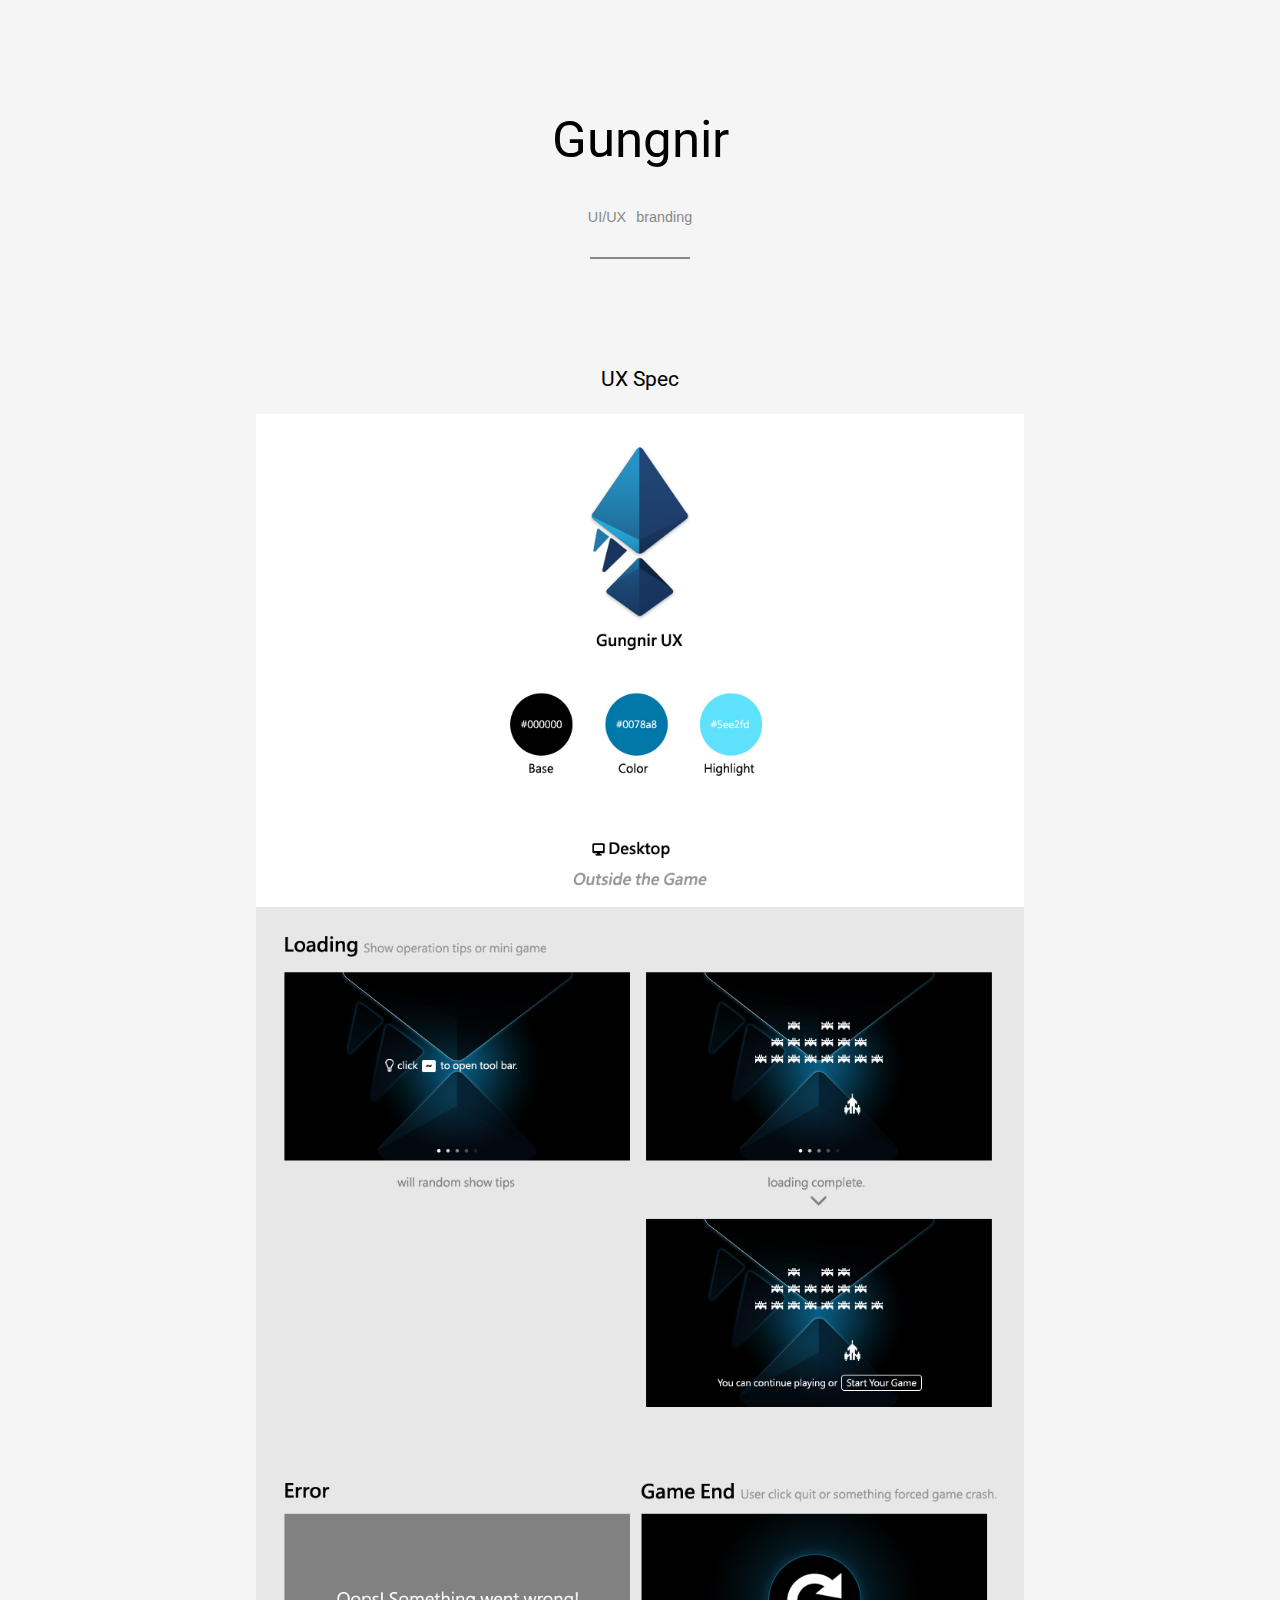
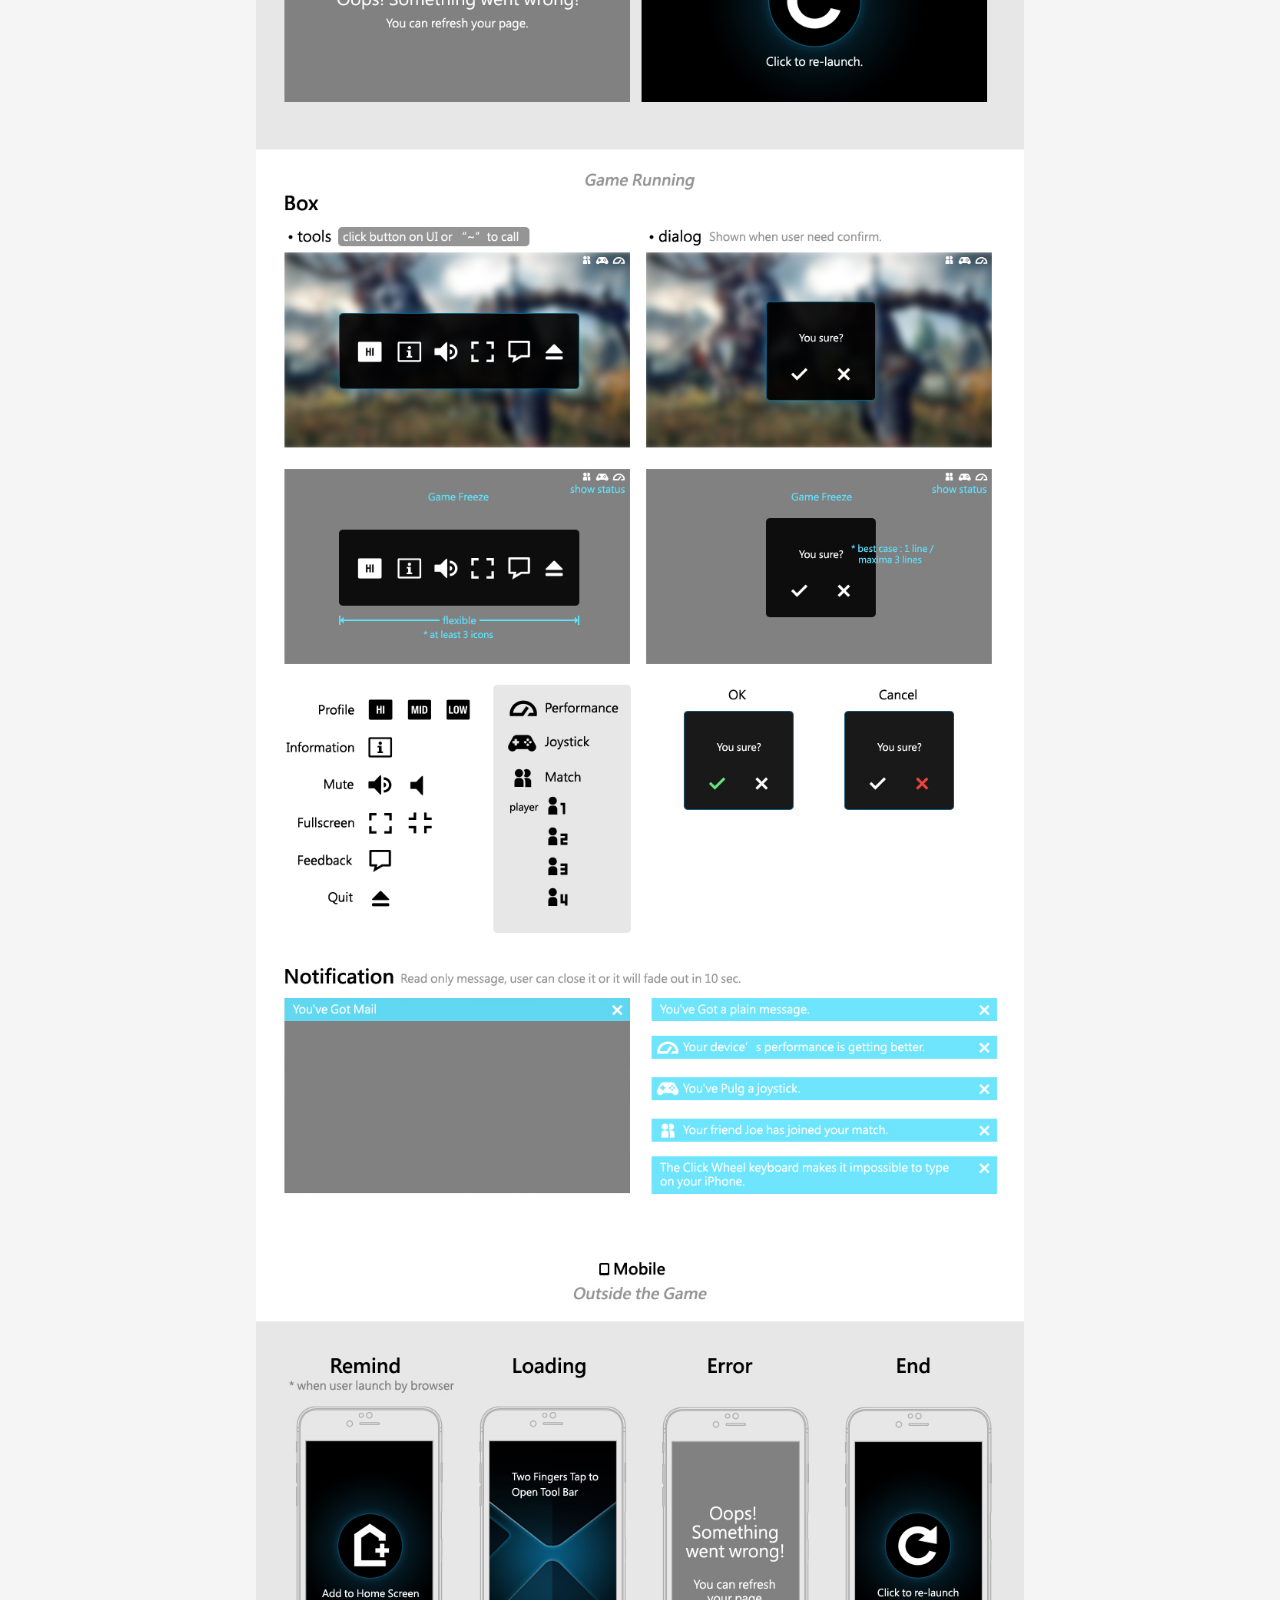
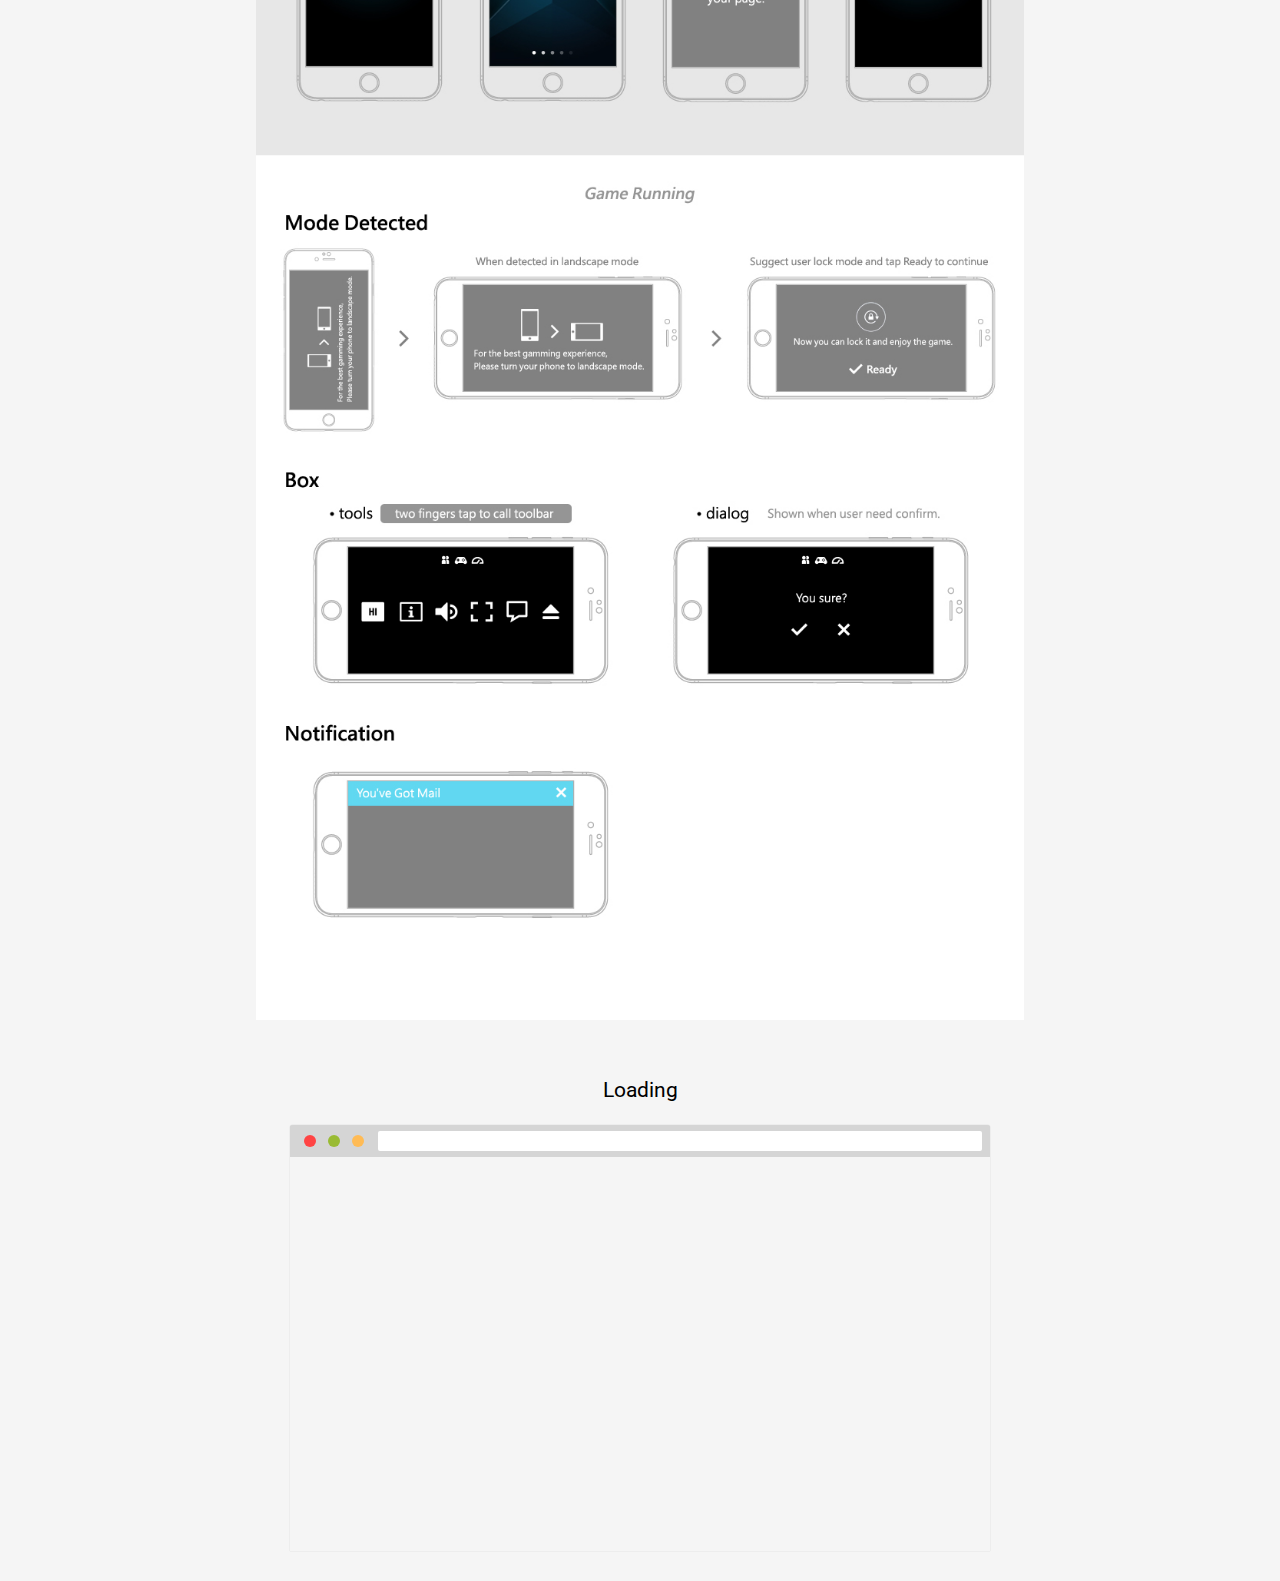
<file: projects/gungnir.html>
<!DOCTYPE html>
<html lang="en">
<head>
	<meta charset="UTF-8">
	<title>Project</title>
	<link rel="stylesheet" href="../stylesheets/screen.css">
	<link rel="stylesheet" href="https://maxcdn.bootstrapcdn.com/font-awesome/4.4.0/css/font-awesome.min.css">
	<link href='https://fonts.googleapis.com/css?family=Roboto' rel='stylesheet' type='text/css'>
</head>
<body>
<div class="project">
	<div class="inner">
	<h1>Gungnir</h1>
	<div class="tag"><span>UI/UX</span><span>branding</span></div>
	<!-- <h3>web</h3> -->
	
	<h2>UX Spec</h2>
	<div class="pic">
		<img src="../img/works/gnr/gnr-guide.jpg">
	</div>

	<h2>Loading</h2>
	<div class="browser-mockup with-url iframe">
		<div class="cont">
			<iframe src="http://gioshall.github.io/gungnir/loading.html" frameborder="0"></iframe>
		</div>	
	</div>

	<p>
	</p>
	</div>
</div>
<style>
.pace .pace-progress {
  background: #888;
  height: 2px;
}
</style>
<script src="../js/pace.min.js"></script>
</body>
</html>
</file>
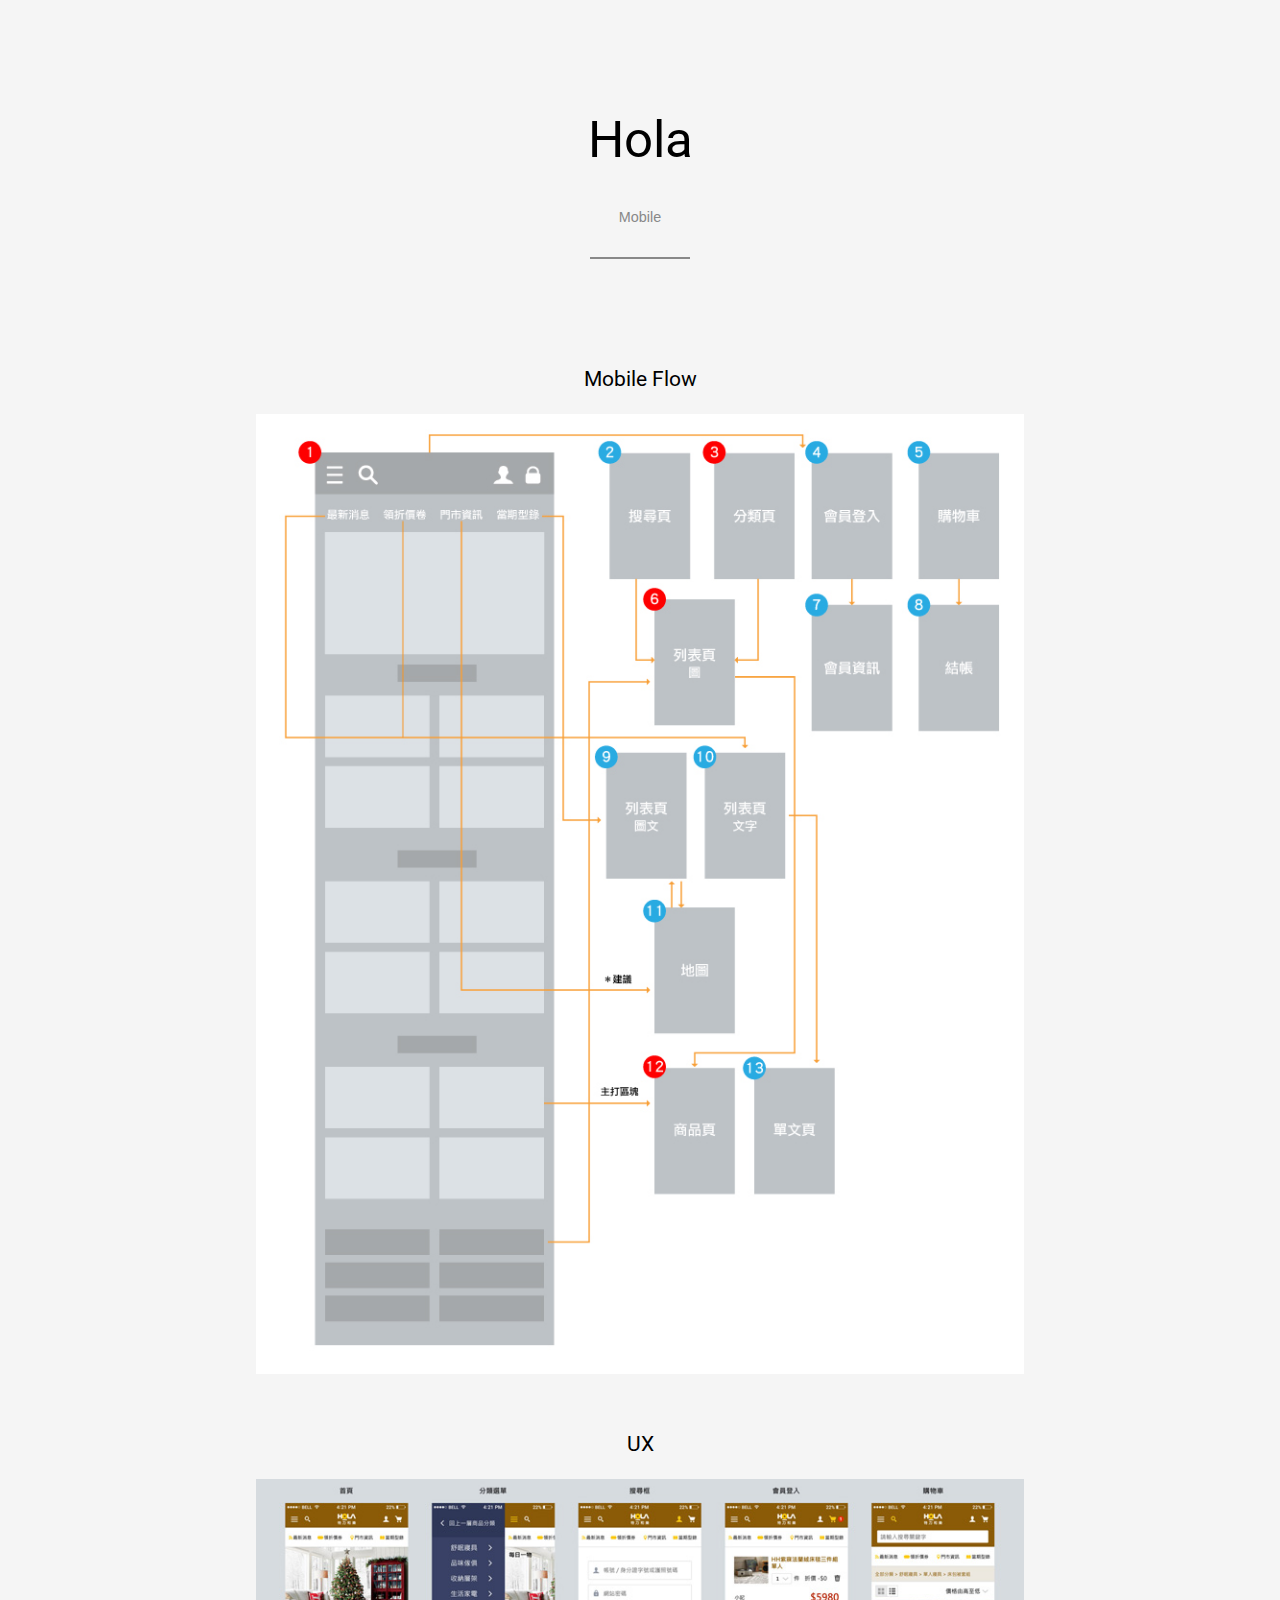
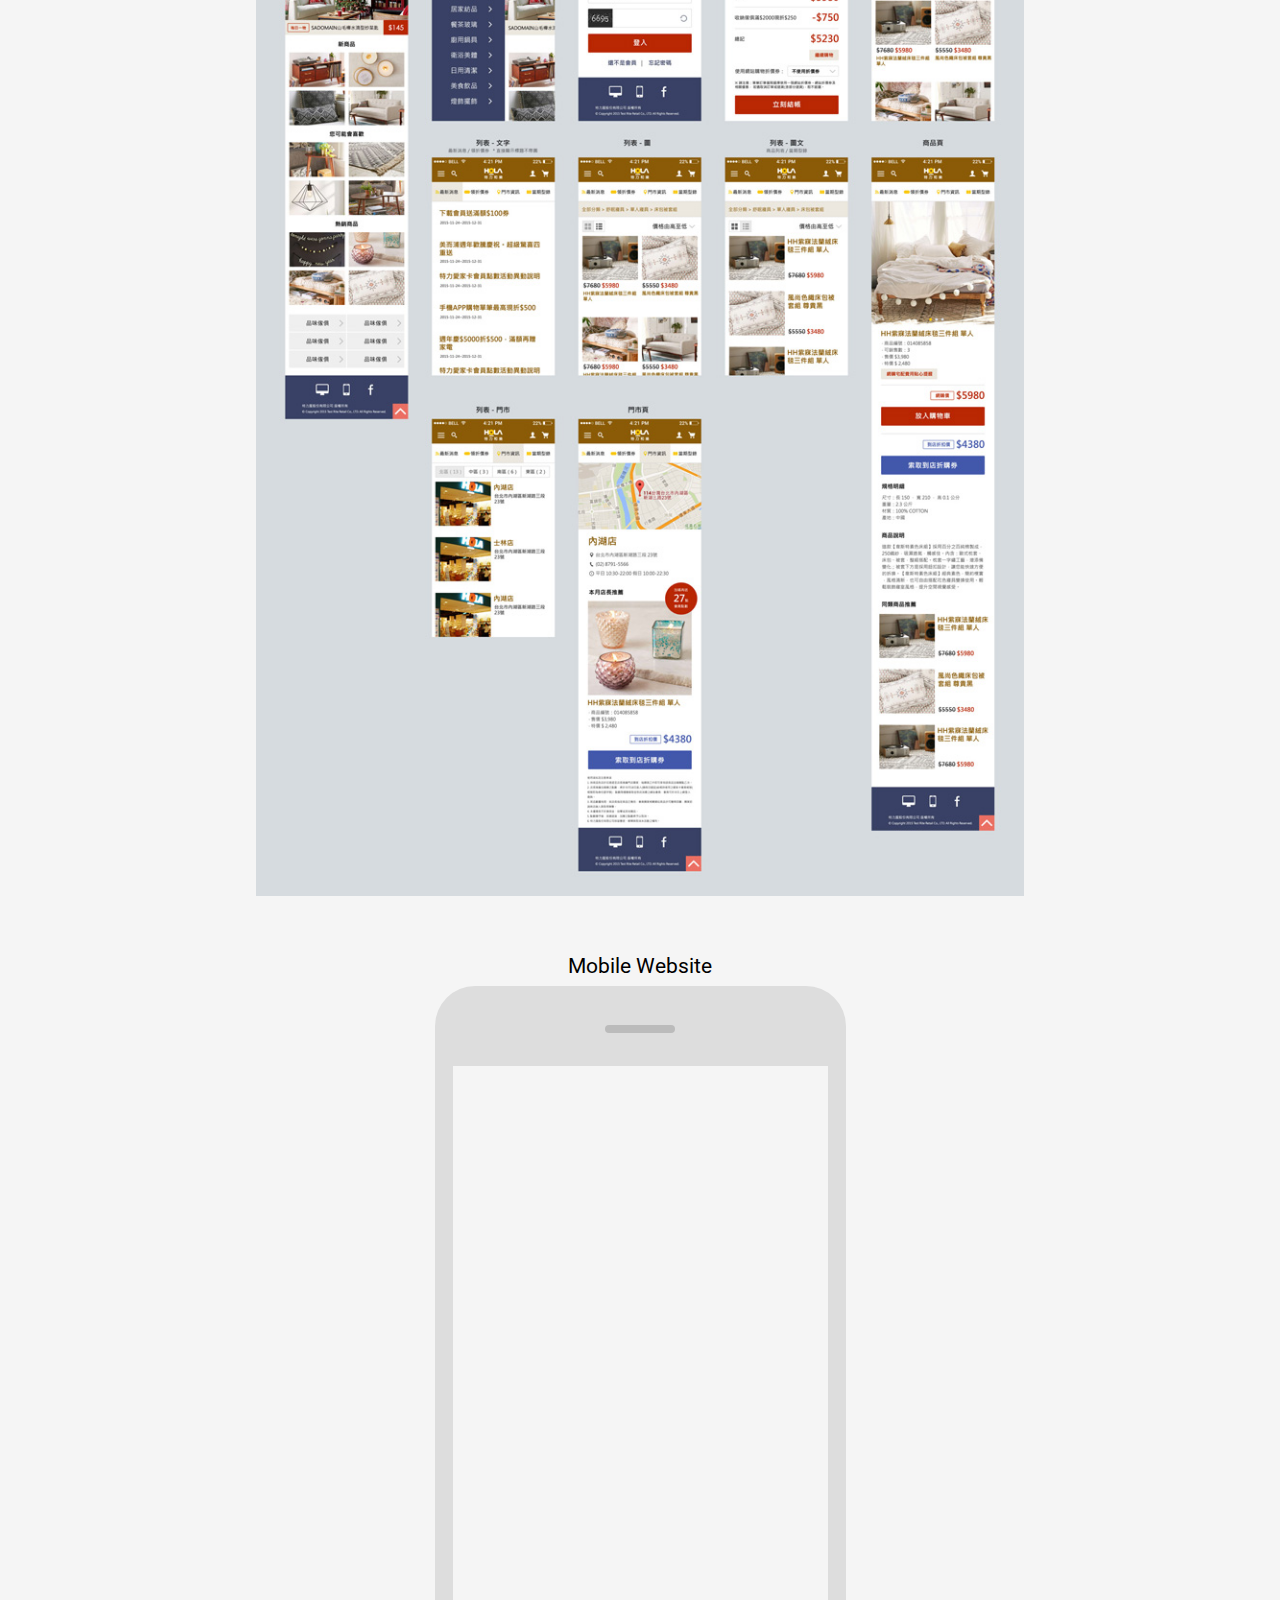
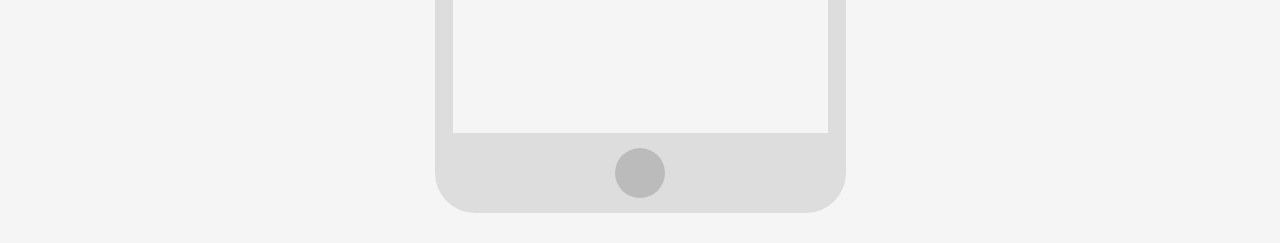
<file: projects/hola.html>
<!DOCTYPE html>
<html lang="en">
<head>
	<meta charset="UTF-8">
	<title>Project</title>
	<link rel="stylesheet" href="../stylesheets/screen.css">
	<link rel="stylesheet" href="https://maxcdn.bootstrapcdn.com/font-awesome/4.4.0/css/font-awesome.min.css">
	<link href='https://fonts.googleapis.com/css?family=Roboto' rel='stylesheet' type='text/css'>
</head>
<body>
<div class="project">
	<div class="inner">
	<h1>Hola</h1>
	<div class="tag"><span>Mobile</span></div>
	<!-- <h3>web</h3> -->
	
	<h2>Mobile Flow</h2>
	<div class="pic">
		<img src="../img/works/hola/hola-flow.jpg">
	</div>
	
	<h2>UX</h2>
	<div class="pic">
		<img src="../img/works/hola/hola-ux.jpg">
	</div>

	<h2>Mobile Website</h2>
	<div class="mobile-mockup iframe">
		<div class="cont">
			<iframe src="http://m.hola.com.tw/" frameborder="0"></iframe>
		</div>	
	</div>

	<p>
	
	</p>
	</div>
</div>
<style>
.pace .pace-progress {
  background: #888;
  height: 2px;
}
</style>
<script src="../js/pace.min.js"></script>
</body>
</html>
</file>
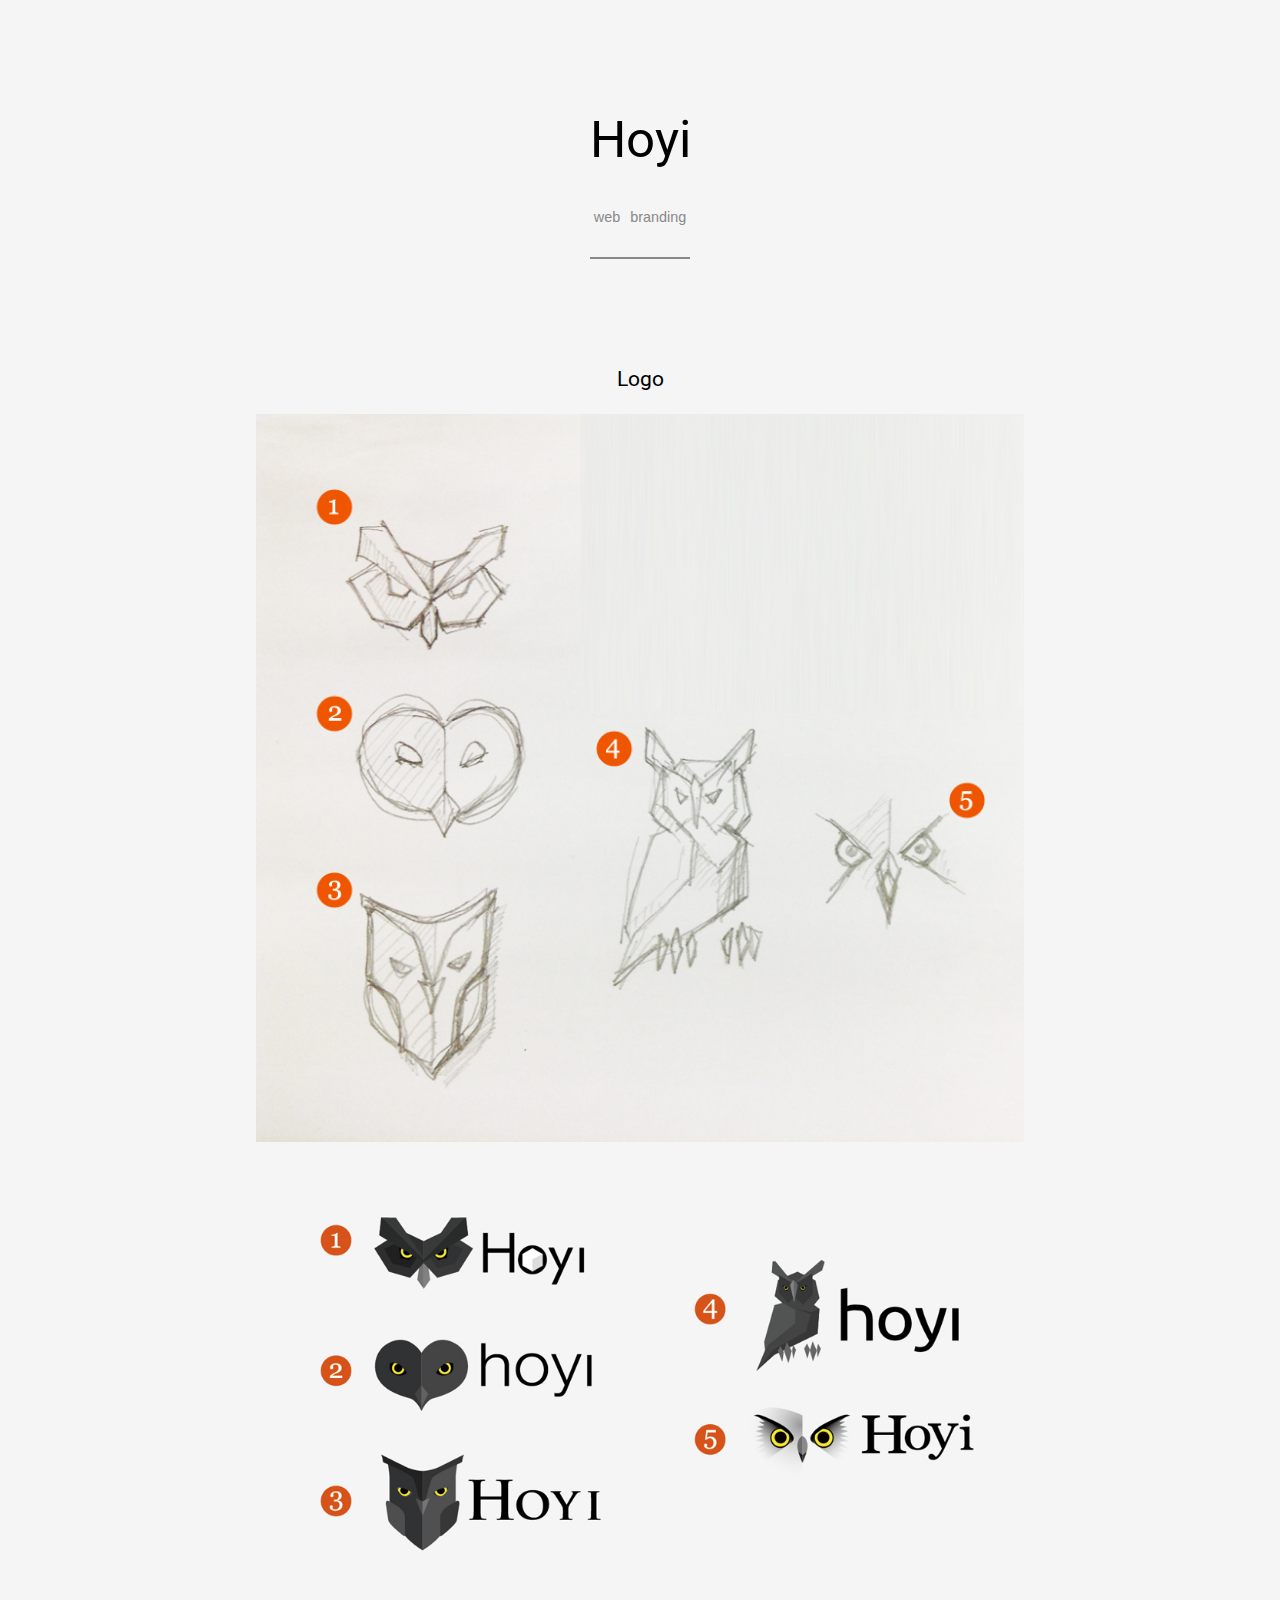
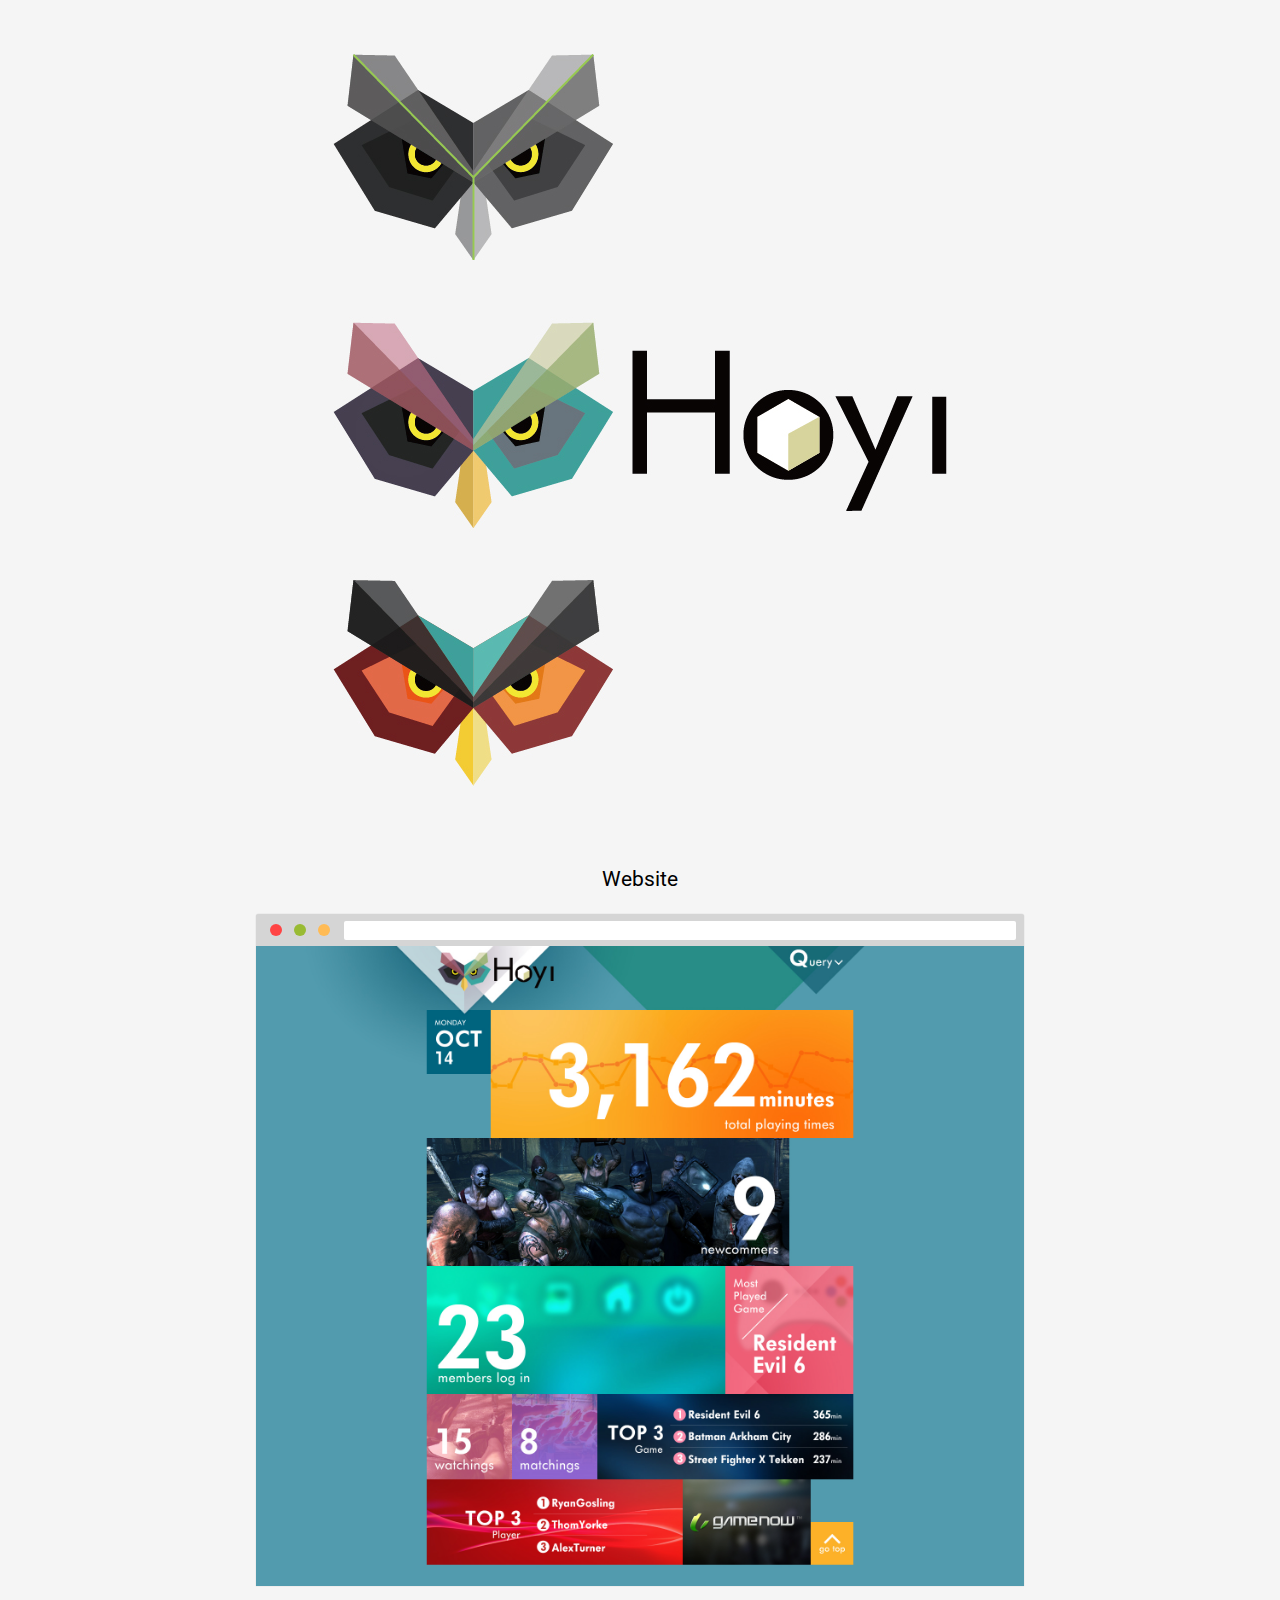
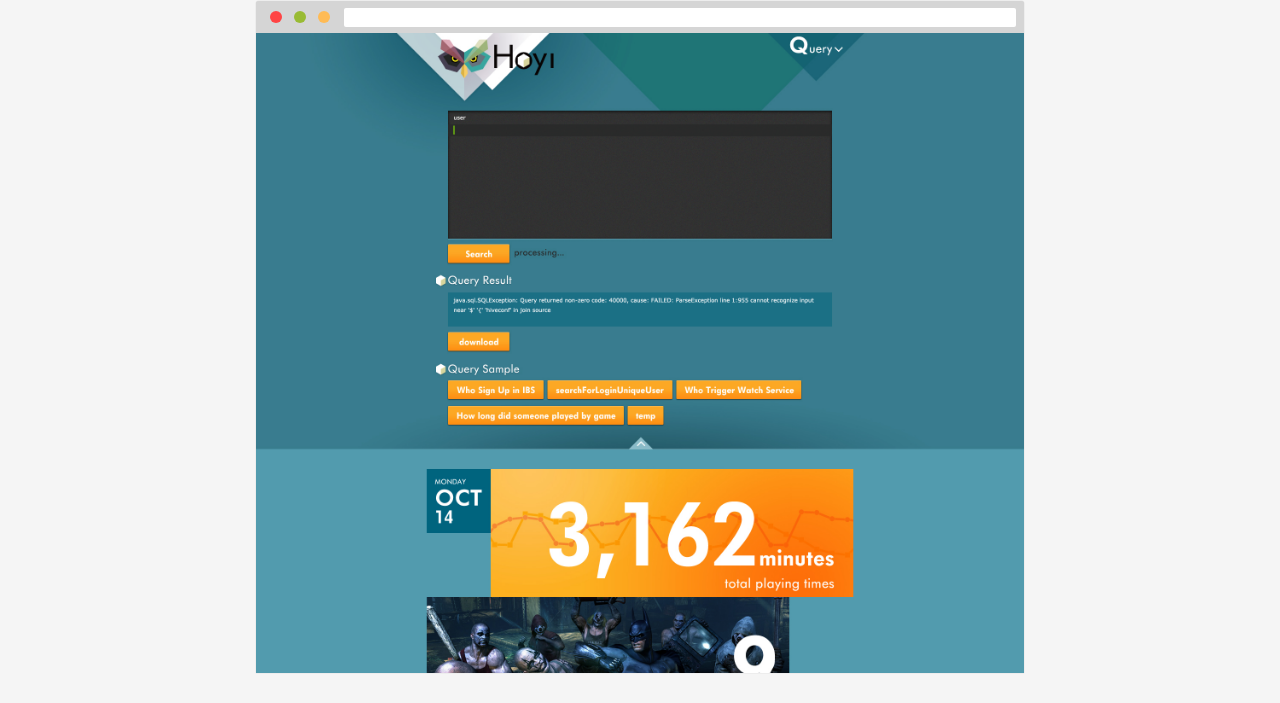
<file: projects/hoyi.html>
<!DOCTYPE html>
<html lang="en">
<head>
	<meta charset="UTF-8">
	<title>Project</title>
	<link rel="stylesheet" href="../stylesheets/screen.css">
	<link rel="stylesheet" href="https://maxcdn.bootstrapcdn.com/font-awesome/4.4.0/css/font-awesome.min.css">
	<link href='https://fonts.googleapis.com/css?family=Roboto' rel='stylesheet' type='text/css'>
</head>
<body>
<div class="project">
	<div class="inner">
	<h1>Hoyi</h1>
	<div class="tag"><span>web</span><span>branding</span></div>
	<!-- <h3>web</h3> -->
	
	<h2>Logo</h2>
	<div class="pic">
		<img src="../img/works/hoyi/hoyi_o.jpg">
	</div>


	<div class="pic">
		<img src="../img/works/hoyi/hoyi.jpg">
	</div>

	<div class="pic">
		<img src="../img/works/hoyi/hoyi_colored.jpg">
	</div>
	
	<h2>Website</h2>
	<div class="browser-mockup with-url">
  		<img src="../img/works/hoyi/hoyi_index.jpg">
	</div>

	<div class="browser-mockup with-url">
  		<img src="../img/works/hoyi/hoyi_query.jpg">
	</div>
	<p>
		
	</p>
	</div>
</div>
<style>
.pace .pace-progress {
  background: #888;
  height: 2px;
}
</style>
<script src="../js/pace.min.js"></script>
</body>
</html>
</file>
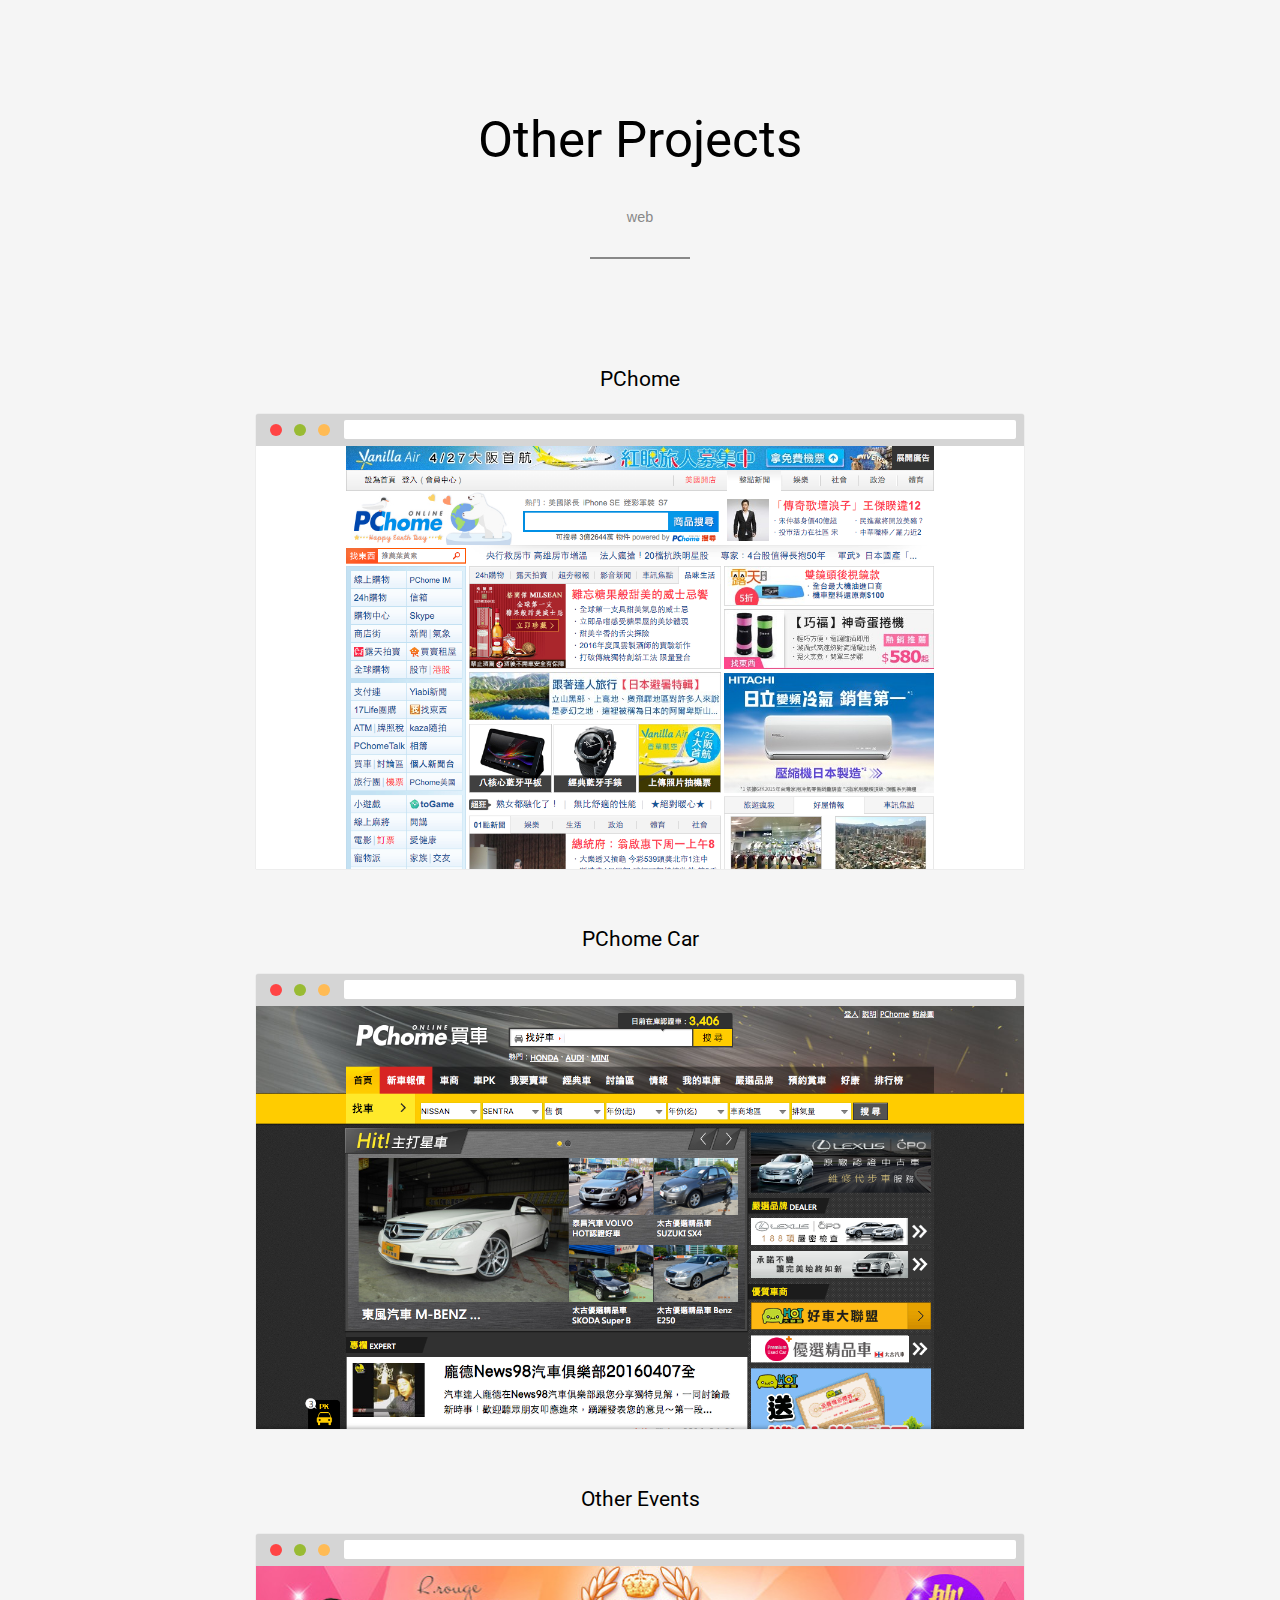
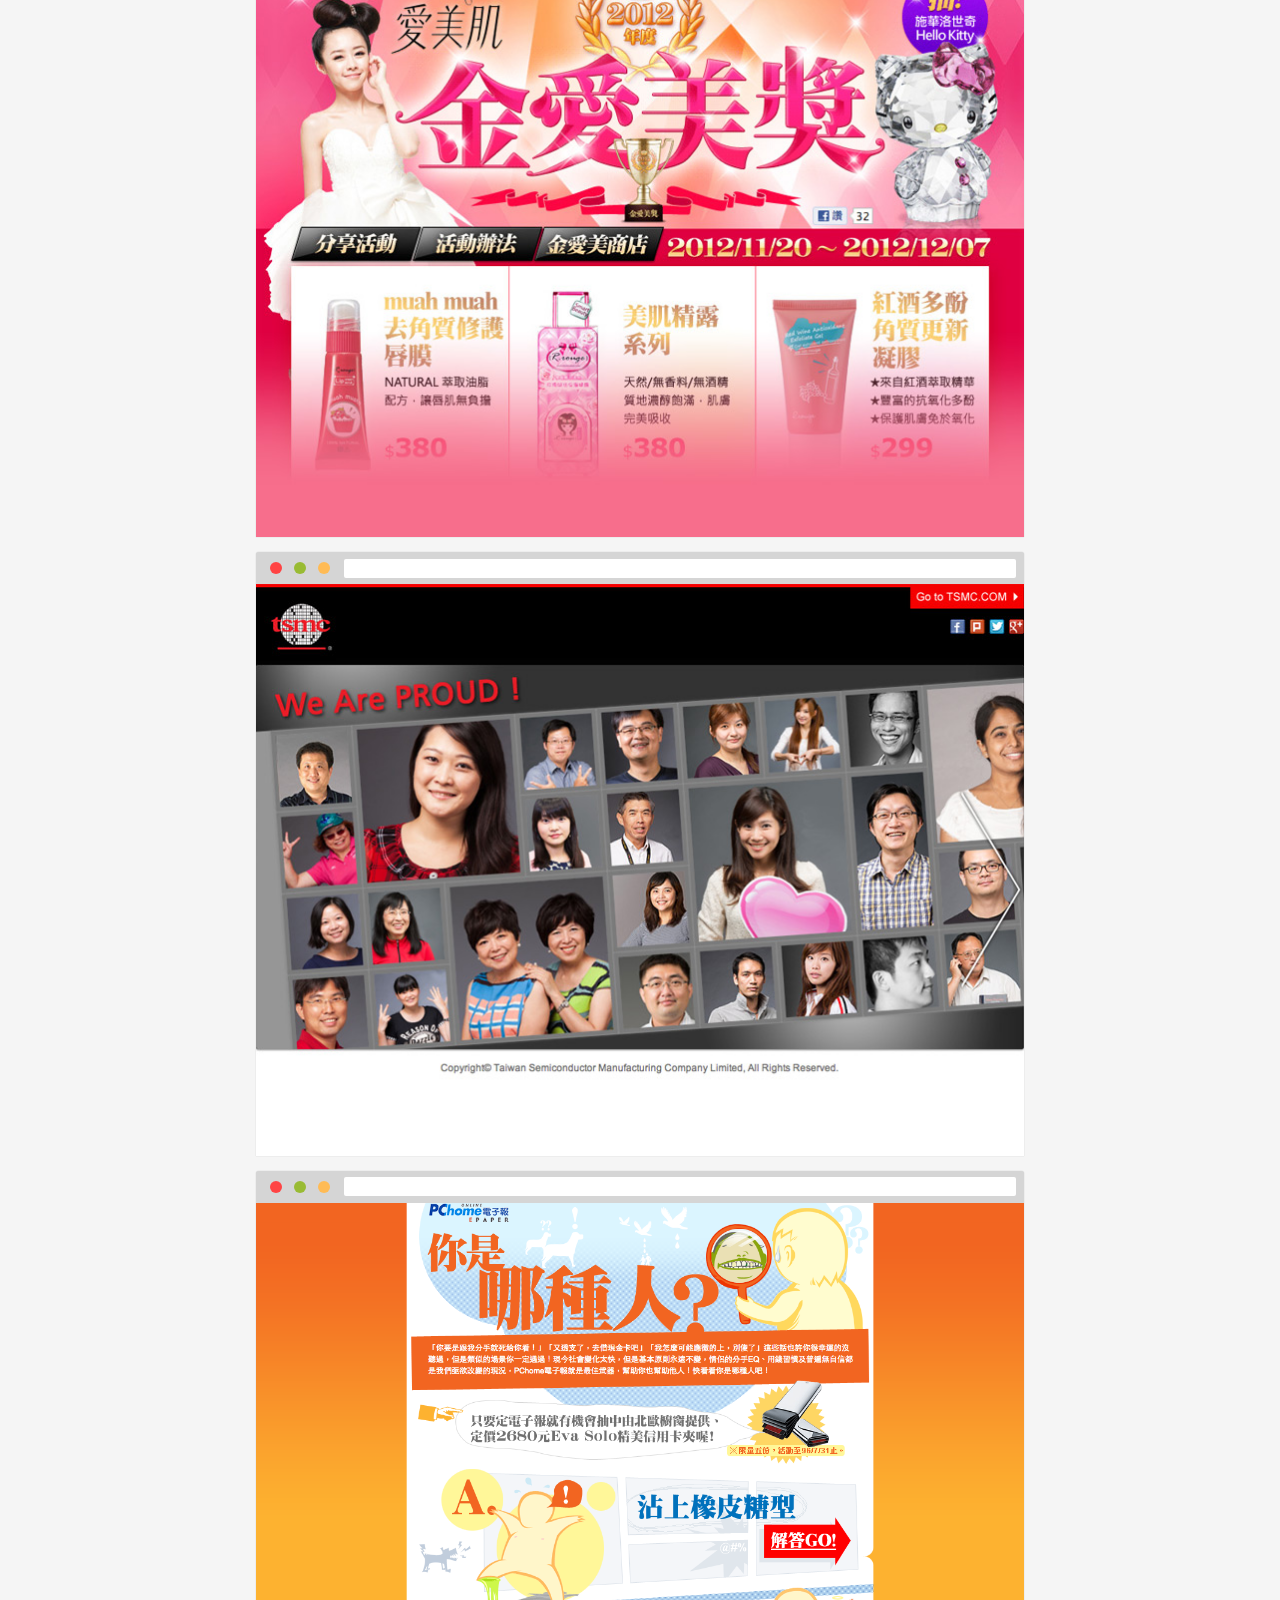
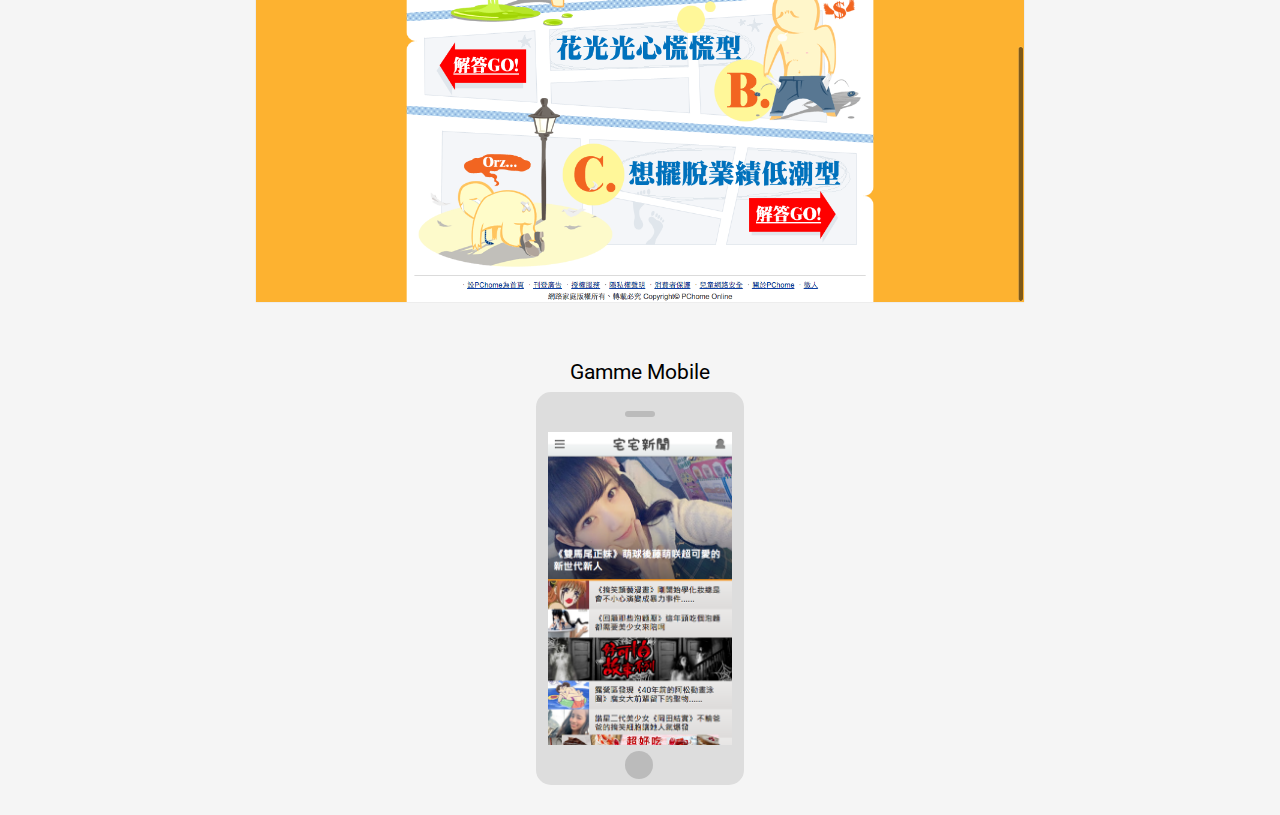
<file: projects/other.html>
<!DOCTYPE html>
<html lang="en">
<head>
	<meta charset="UTF-8">
	<title>Project</title>
	<link rel="stylesheet" href="../stylesheets/screen.css">
	<link rel="stylesheet" href="https://maxcdn.bootstrapcdn.com/font-awesome/4.4.0/css/font-awesome.min.css">
	<link href='https://fonts.googleapis.com/css?family=Roboto' rel='stylesheet' type='text/css'>
</head>
<body>
<div class="project">
	<div class="inner">
	<h1>Other Projects</h1>
	<div class="tag"><span>web</span></div>
	<!-- <h3>web</h3> -->

	<h2>PChome</h2>
	<div class="browser-mockup with-url">
  		<img src="../img/works/other/PChome.png">
	</div>
	
	<h2>PChome Car</h2>
	<div class="browser-mockup with-url">
  		<img src="../img/works/other/PChomeCar.png">
	</div>
	
	<h2>Other Events</h2>
	<div class="browser-mockup with-url">
  		<img src="../img/works/other/rr.jpg">
	</div>

	<div class="browser-mockup with-url">
  		<img src="../img/works/other/tsmc.jpg">
	</div>

	<div class="browser-mockup with-url">
  		<img src="../img/works/other/sv.png">
	</div>
	
	<h2>Gamme Mobile</h2>
	<div class="mobile-mockup">
  		<img src="../img/works/other/gamme.png">
	</div>
	<p>
		
	</p>
	</div>
</div>
<style>
.pace .pace-progress {
  background: #888;
  height: 2px;
}
</style>
<script src="../js/pace.min.js"></script>
</body>
</html>
</file>
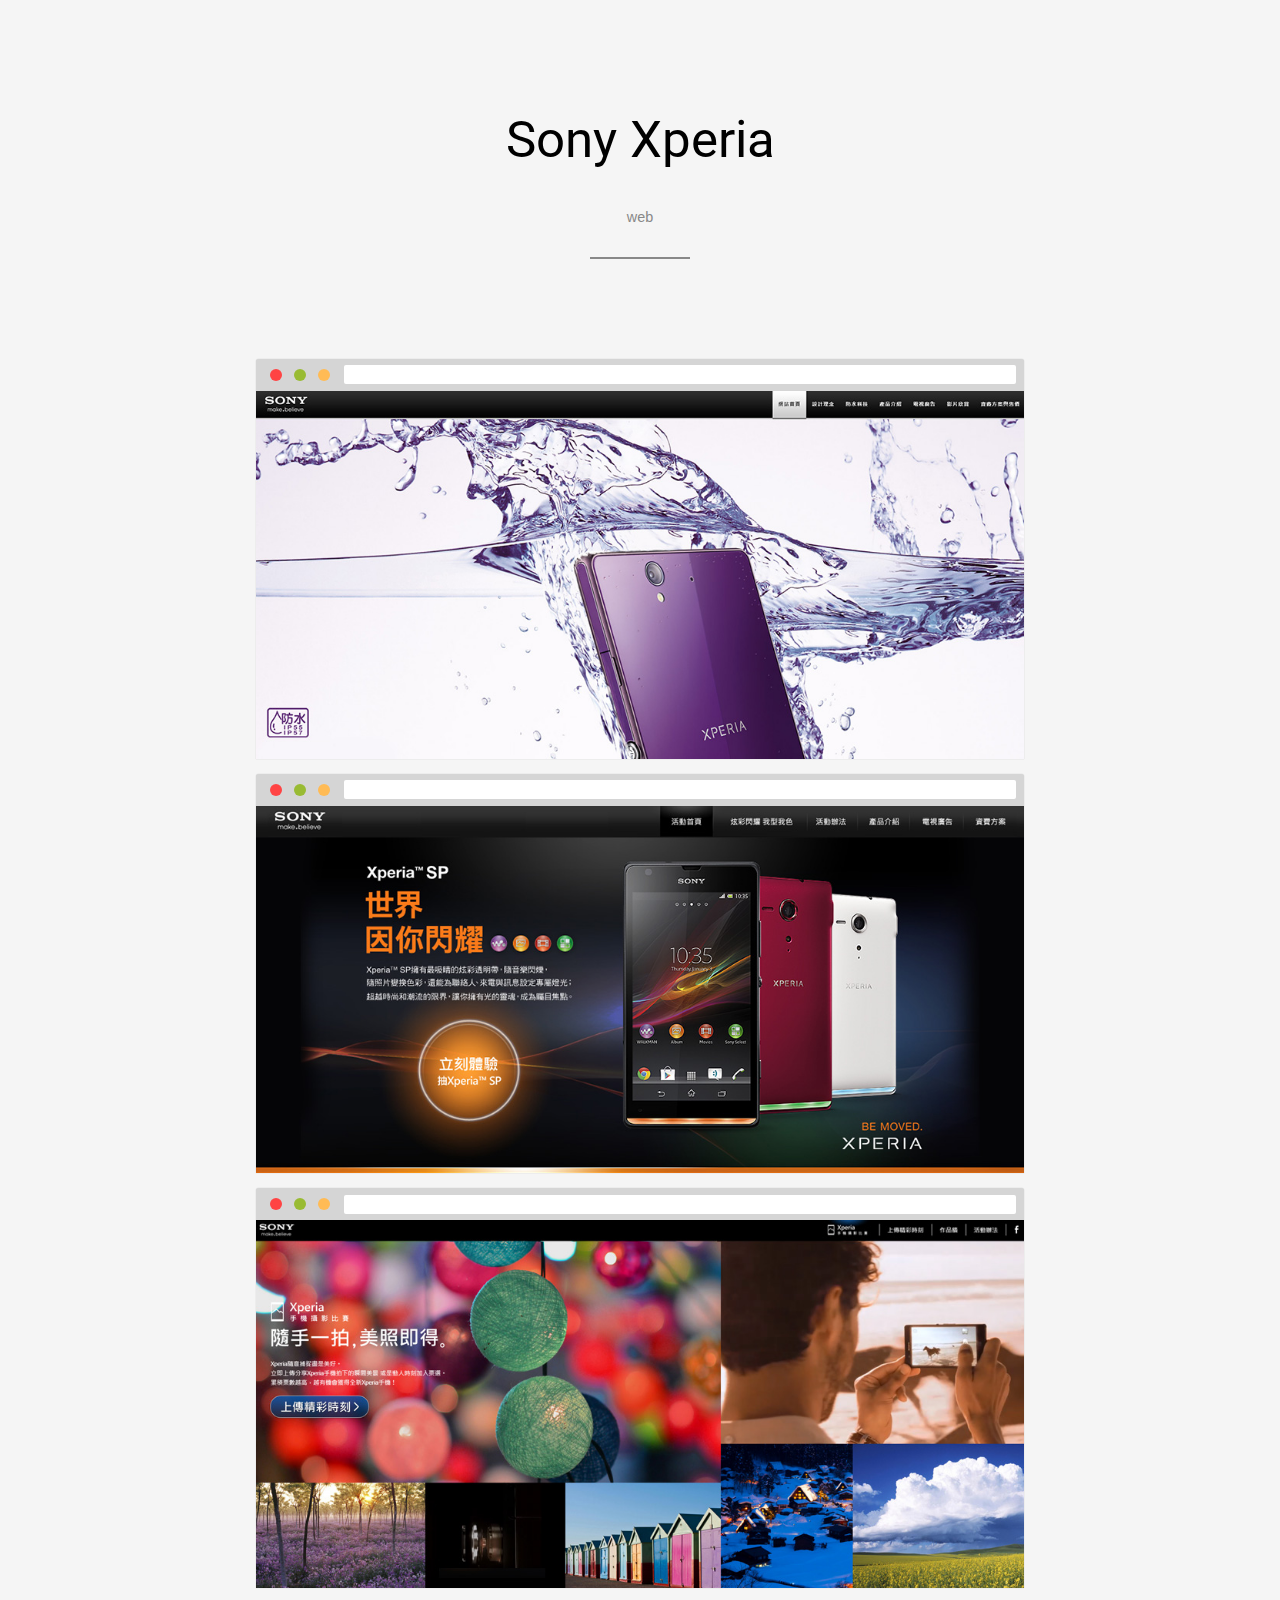
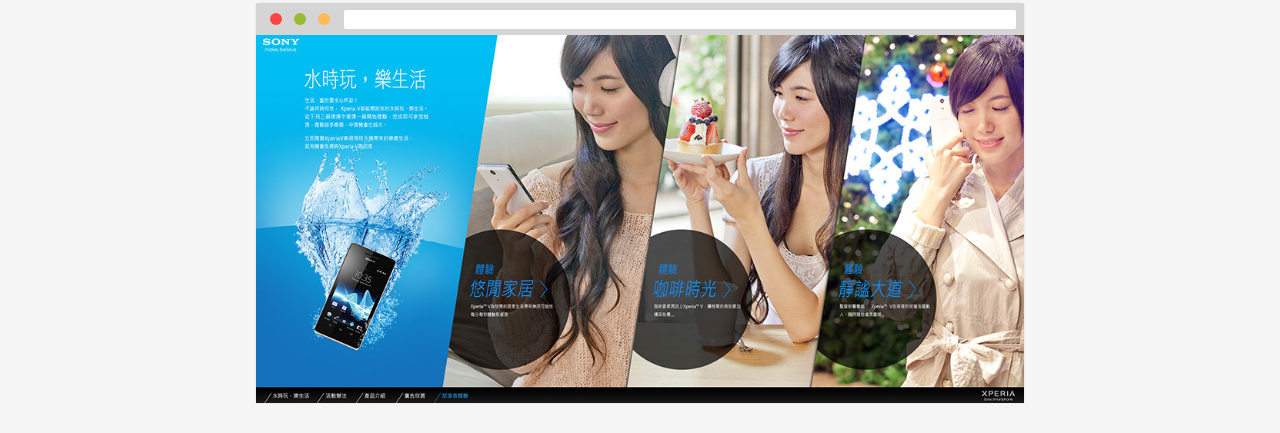
<file: projects/sonyx.html>
<!DOCTYPE html>
<html lang="en">
<head>
	<meta charset="UTF-8">
	<title>Project</title>
	<link rel="stylesheet" href="../stylesheets/screen.css">
	<link rel="stylesheet" href="https://maxcdn.bootstrapcdn.com/font-awesome/4.4.0/css/font-awesome.min.css">
	<link href='https://fonts.googleapis.com/css?family=Roboto' rel='stylesheet' type='text/css'>
</head>
<body>
<div class="project">
	<div class="inner">
	<h1>Sony Xperia</h1>
	<div class="tag"><span>web</span></div>
	<!-- <h3>web</h3> -->
	
	
	<div class="browser-mockup with-url">
  		<img src="../img/works/sony/01.jpg">
	</div>

	<div class="browser-mockup with-url">
  		<img src="../img/works/sony/02.jpg">
	</div>

	<div class="browser-mockup with-url">
  		<img src="../img/works/sony/03.jpg">
	</div>

	<div class="browser-mockup with-url">
  		<img src="../img/works/sony/04.jpg">
	</div>

	<p>
		
	</p>
	</div>
</div>
<style>
.pace .pace-progress {
  background: #888;
  height: 2px;
}
</style>
<script src="../js/pace.min.js"></script>
</body>
</html>
</file>
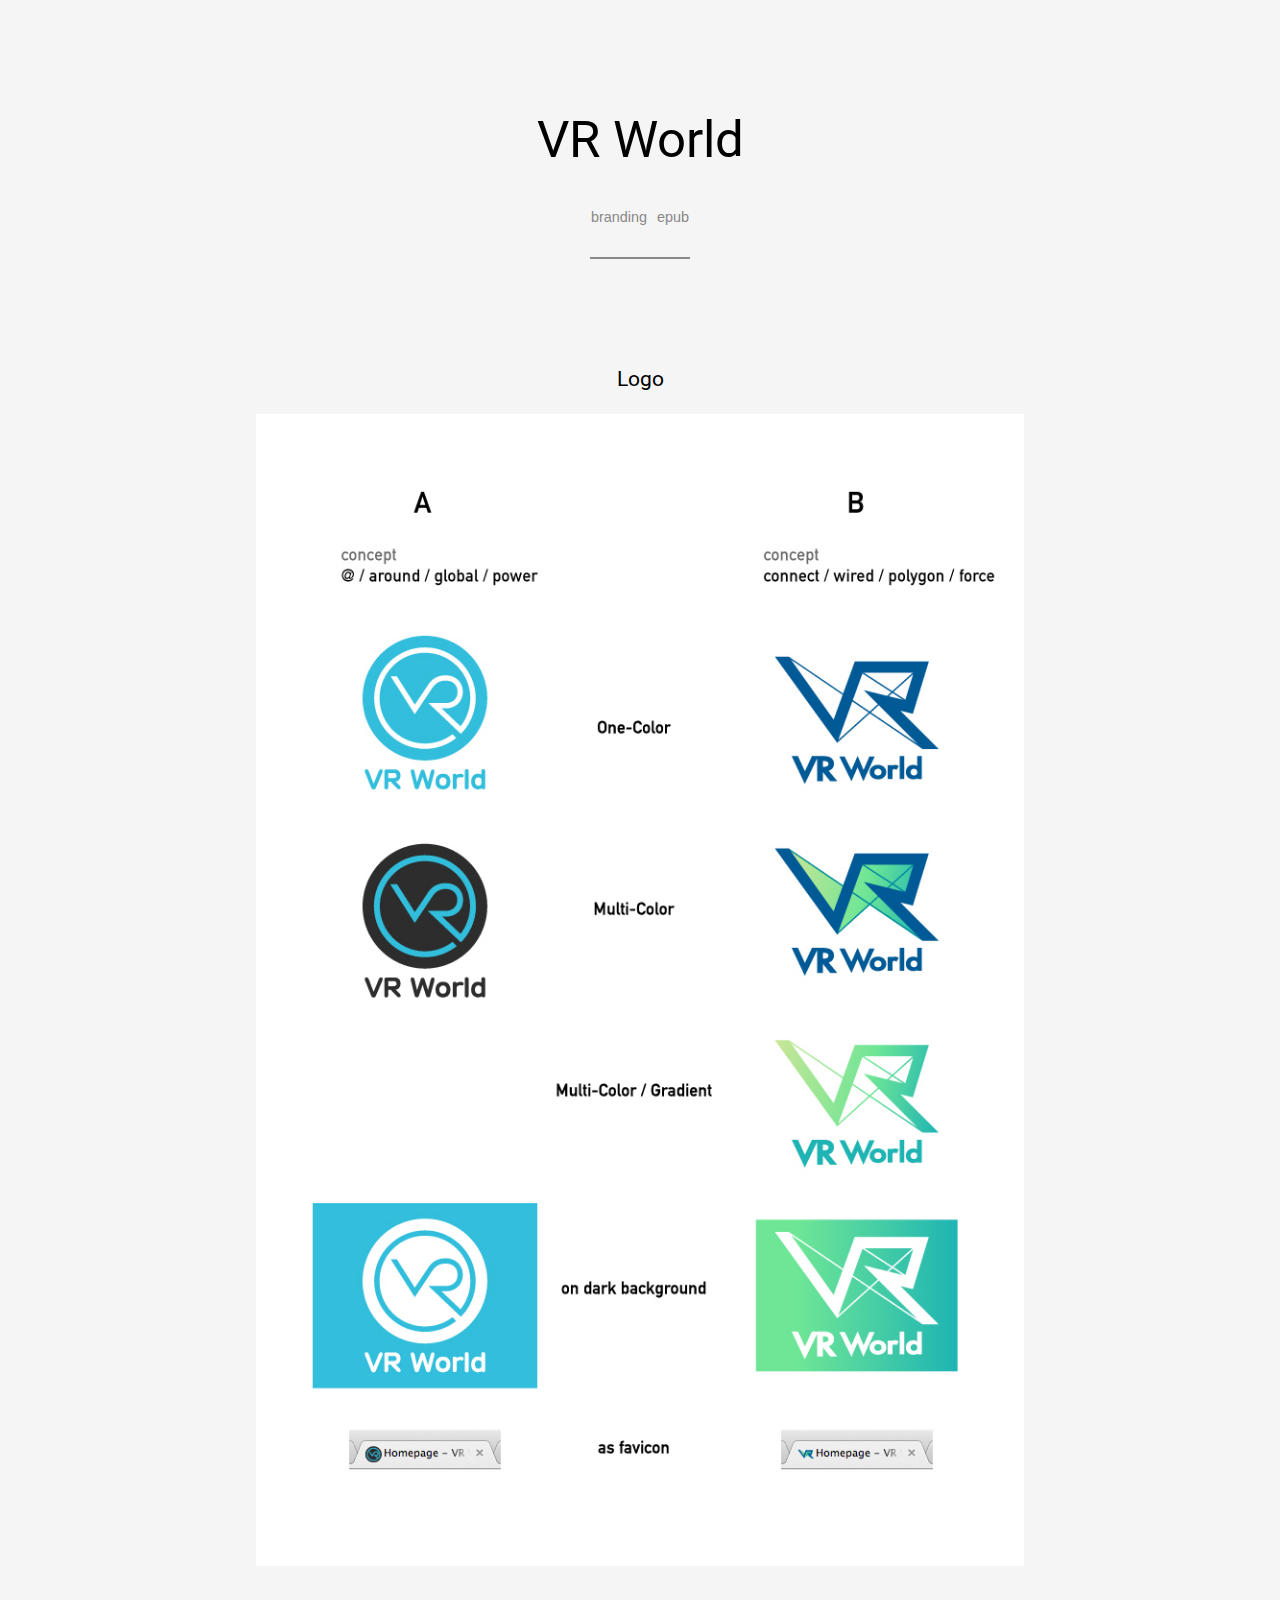
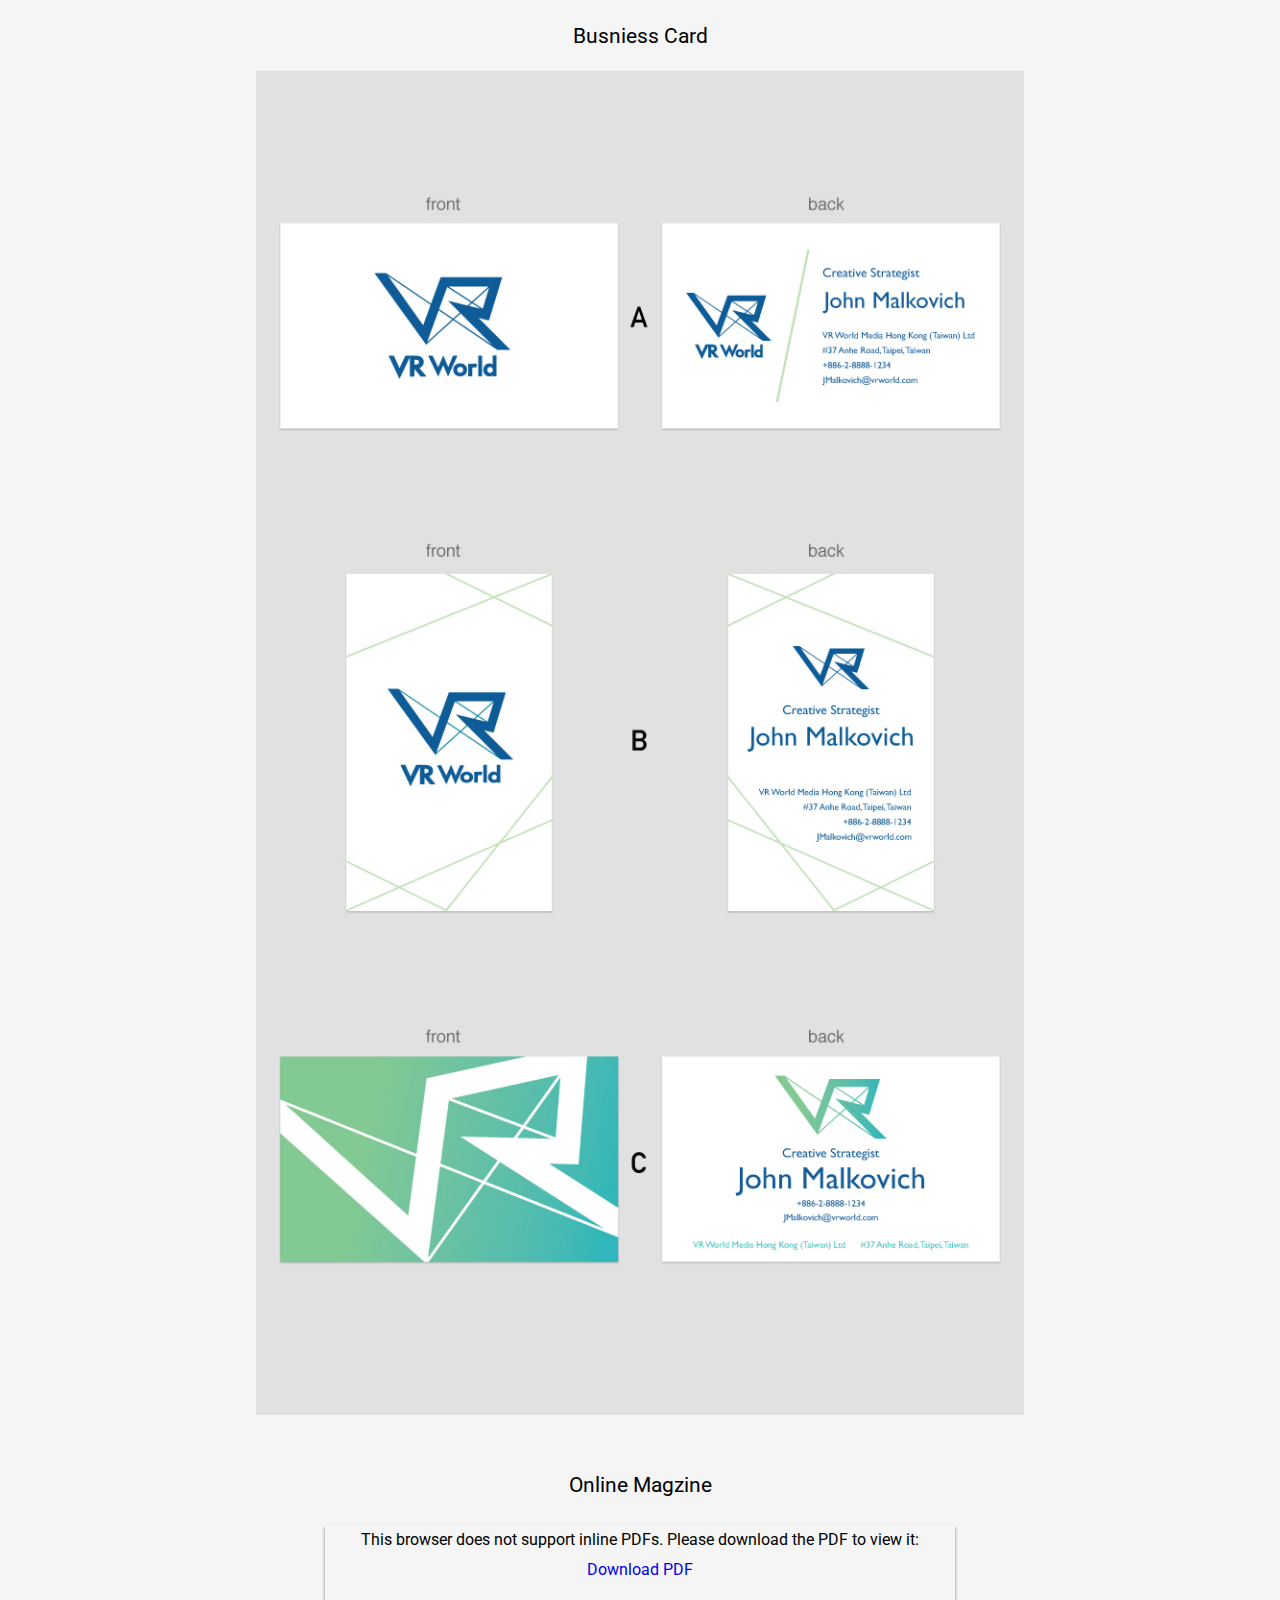
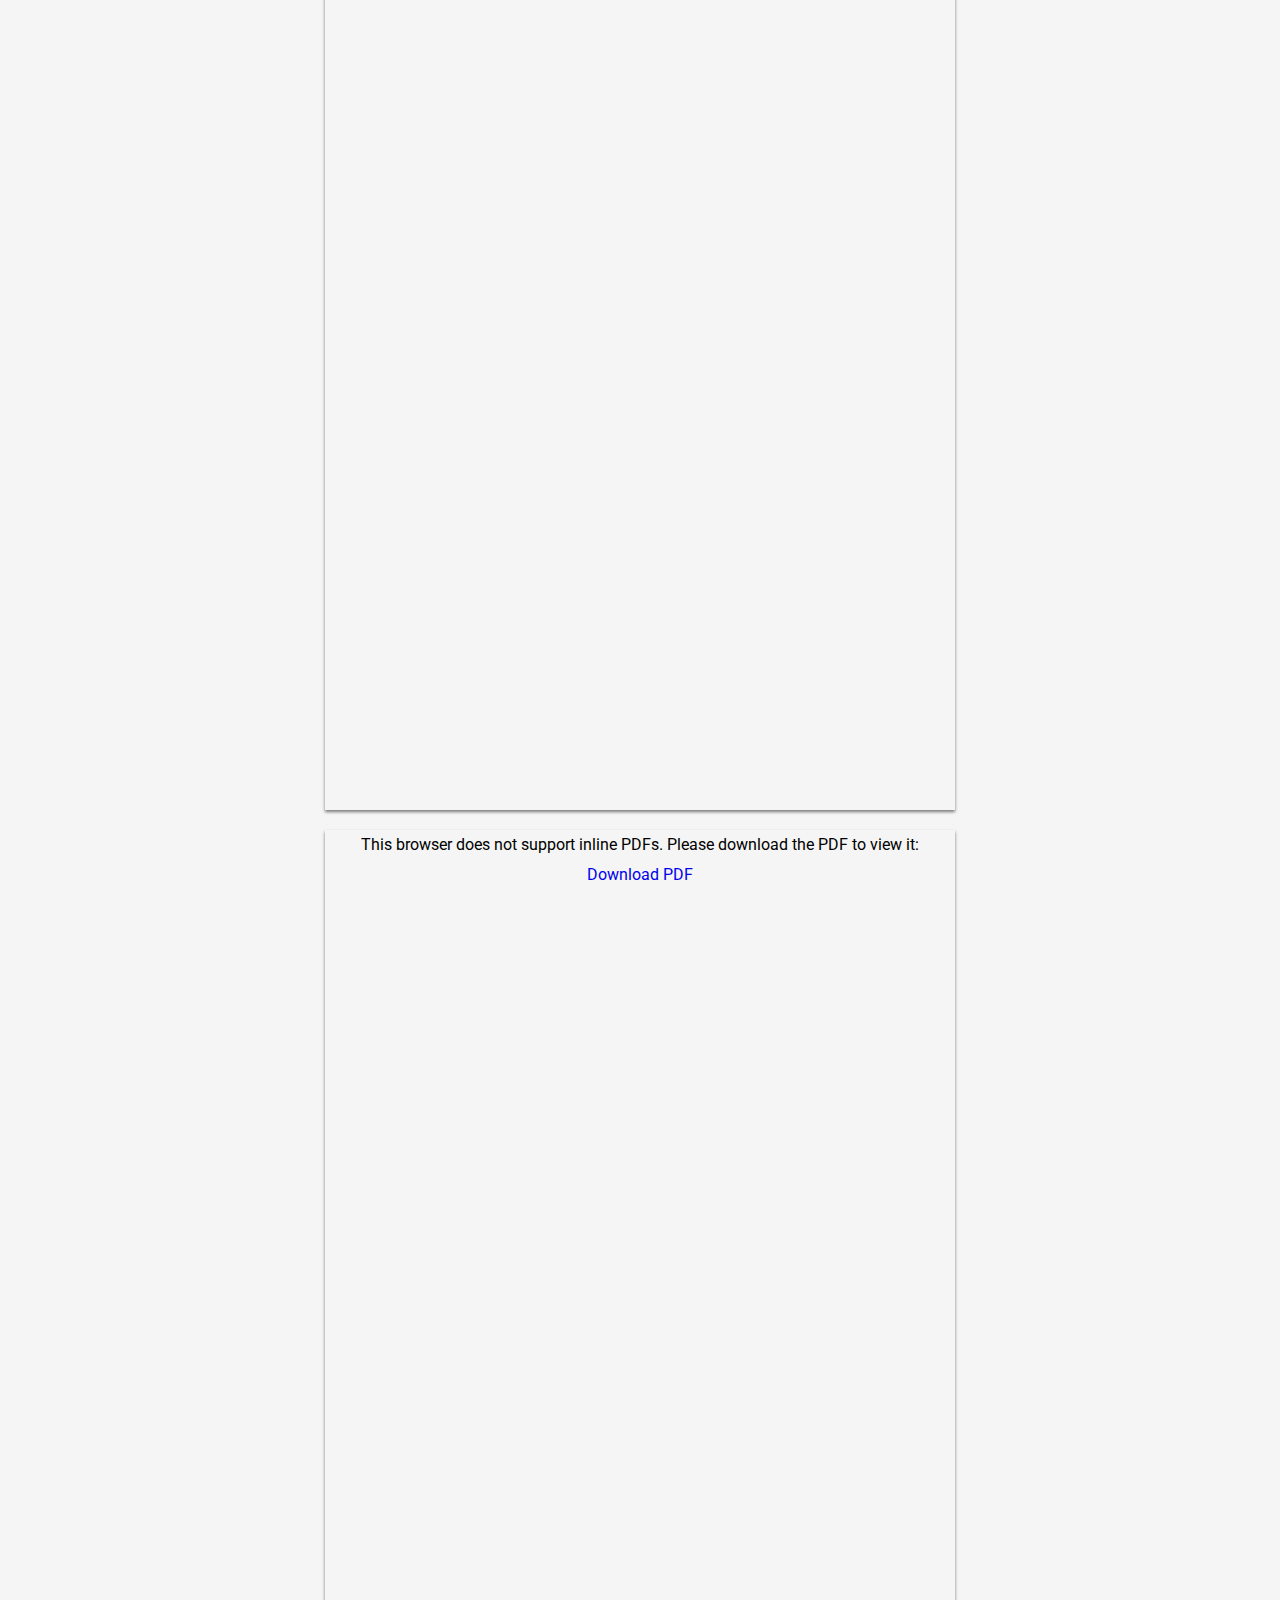
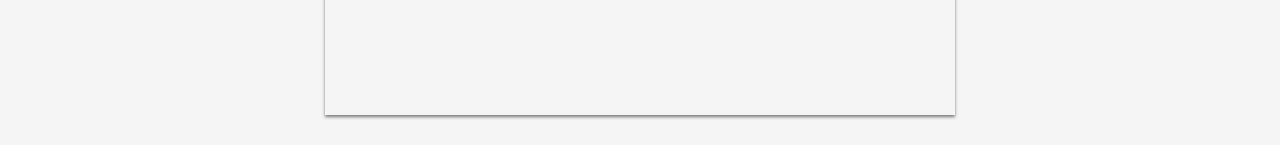
<file: projects/vr.html>
<!DOCTYPE html>
<html lang="en">
<head>
	<meta charset="UTF-8">
	<title>Project</title>
	<link rel="stylesheet" href="../stylesheets/screen.css">
	<link rel="stylesheet" href="https://maxcdn.bootstrapcdn.com/font-awesome/4.4.0/css/font-awesome.min.css">
	<link href='https://fonts.googleapis.com/css?family=Roboto' rel='stylesheet' type='text/css'>
	<script src="../js/pdfobject.min.js"></script>
	<style>
	.pdfobject-container {
		width: 630px;
		height: 885px;
		margin: 20px auto;
		box-shadow: 0px 2px 3px rgba(0,0,0,0.5)
	}
	</style>
</head>
<body>
<div class="project">
	<div class="inner">
	<h1>VR World</h1>
	<div class="tag"><span>branding</span><span>epub</span></div>
	
	<h2>Logo</h2>
	<div class="pic">
		<img src="../img/works/VR/VR-logo.jpg">
	</div>

	<h2>Busniess Card</h2>
	<div class="pic">
		<img src="../img/works/VR/VR-biz.jpg">
	</div>

	<h2>Online Magzine</h2>

	<div id="issue1" class="pdfobject-container"></div>

	<div id="issue2" class="pdfobject-container"></div>


	<p>
		
	</p>
	</div>
</div>
<script>
	PDFObject.embed("../img/works/VR/VR-issue01.pdf", "#issue1");
	PDFObject.embed("../img/works/VR/VR-issue02.pdf", "#issue2");
</script>
<style>
.pace .pace-progress {
  background: #888;
  height: 2px;
}
</style>
<script src="../js/pace.min.js"></script>
</body>
</html>
</file>
<file: stylesheets/screen.css>
@charset "UTF-8";
html, body, div, span, applet, object, iframe,
h1, h2, h3, h4, h5, h6, p, blockquote, pre,
a, abbr, acronym, address, big, cite, code,
del, dfn, em, img, ins, kbd, q, s, samp,
small, strike, strong, sub, sup, tt, var,
b, u, i, center,
dl, dt, dd, ol, ul, li,
fieldset, form, label, legend,
table, caption, tbody, tfoot, thead, tr, th, td,
article, aside, canvas, details, embed,
figure, figcaption, footer, header, hgroup,
menu, nav, output, ruby, section, summary,
time, mark, audio, video {
  margin: 0;
  padding: 0;
  border: 0;
  font: inherit;
  font-size: 100%;
  vertical-align: baseline;
}

html {
  line-height: 1;
}

ol, ul {
  list-style: none;
}

table {
  border-collapse: collapse;
  border-spacing: 0;
}

caption, th, td {
  text-align: left;
  font-weight: normal;
  vertical-align: middle;
}

q, blockquote {
  quotes: none;
}
q:before, q:after, blockquote:before, blockquote:after {
  content: "";
  content: none;
}

a img {
  border: none;
}

article, aside, details, figcaption, figure, footer, header, hgroup, main, menu, nav, section, summary {
  display: block;
}

::selection {
  background: #ff9900;
  color: #fff;
}

.pace {
  -webkit-pointer-events: none;
  pointer-events: none;
  -webkit-user-select: none;
  -moz-user-select: none;
  user-select: none;
}
.pace .pace-progress {
  background: #ff8800;
  position: fixed;
  z-index: 2000;
  top: 0;
  right: 100%;
  width: 100%;
  height: 3px;
}

.pace-inactive {
  display: none;
}

body {
  margin: 0;
  padding: 0;
  background-color: #f5f5f5;
  font-family: "Roboto", sans-serif, Heiti TC;
}
body.blur {
  overflow: hidden;
}
body.blur header h1,
body.blur section {
  -moz-transition: 0.5s;
  -o-transition: 0.5s;
  -webkit-transition: 0.5s;
  transition: 0.5s;
}
body.blur:after {
  position: fixed;
  width: 100%;
  height: 100%;
  top: 0;
  left: 0;
  z-index: 3;
  background-color: rgba(50, 50, 50, 0.6);
  content: "";
}
body.blur nav {
  background-color: transparent;
  box-shadow: 0 0 0 0 #fff;
}
body.blur nav li {
  color: #fff;
}
body .gif-bg {
  position: fixed;
  width: 100%;
  height: 100%;
  top: 0;
  left: 0;
  background-image: url("../img/bg-video.gif");
  background-repeat: no-repeat;
  background-size: cover;
  background-position: center;
  display: none;
}

nav {
  width: 100%;
  position: fixed;
  height: 70px;
  line-height: 70px;
  z-index: 5;
  color: #fff;
  -moz-transition: 0.3s;
  -o-transition: 0.3s;
  -webkit-transition: 0.3s;
  transition: 0.3s;
}
nav .title {
  font-size: 32px;
  text-indent: 2px;
  font-family: "Dancing Script", cursive;
  font-style: italic;
  width: 50px;
  height: 50px;
  line-height: 40px;
  position: absolute;
  color: #ff9900;
  box-sizing: border-box;
  top: 10px;
  left: 10px;
  -moz-border-radius: 50%;
  -webkit-border-radius: 50%;
  border-radius: 50%;
  -moz-transform: rotate(180deg);
  -ms-transform: rotate(180deg);
  -webkit-transform: rotate(180deg);
  transform: rotate(180deg);
  opacity: 0;
  -moz-transition: 0.2s;
  -o-transition: 0.2s;
  -webkit-transition: 0.2s;
  transition: 0.2s;
}
nav .menu {
  position: absolute;
  line-height: 70px;
  top: 0;
  right: 10px;
  font-size: 1.1rem;
  cursor: pointer;
}
nav .menu li {
  display: inline-block;
  padding: 0 10px;
  -moz-transition: 0.2s;
  -o-transition: 0.2s;
  -webkit-transition: 0.2s;
  transition: 0.2s;
}
nav.solid {
  background-color: rgba(255, 255, 255, 0.9);
  box-shadow: 0 2px 10px rgba(70, 70, 70, 0.4);
}
nav.solid .title {
  opacity: 1;
  color: #ff9900;
  -moz-transform: rotate(-13deg);
  -ms-transform: rotate(-13deg);
  -webkit-transform: rotate(-13deg);
  transform: rotate(-13deg);
  border: 1px #ff9900 solid;
}
nav.solid li {
  color: #333;
}
nav.solid li:hover {
  border-bottom: 3px #ff9900 solid;
}

header {
  position: relative;
  width: 100%;
  height: 100vh;
  text-align: center;
  overflow: hidden;
  color: #fff;
}
header video,
header iframe {
  position: fixed;
  top: 50%;
  left: 50%;
  -moz-transform: translate3D(-50%, -50%, 0);
  -ms-transform: translate3D(-50%, -50%, 0);
  -webkit-transform: translate3D(-50%, -50%, 0);
  transform: translate3D(-50%, -50%, 0);
}
header iframe {
  width: 100%;
  height: 100%;
}
header h1 {
  font-size: 160px;
  text-indent: 5px;
  font-family: "Dancing Script", cursive;
  font-style: italic;
  width: 300px;
  height: 300px;
  line-height: 265px;
  position: absolute;
  top: 50%;
  left: 50%;
  margin: -150px;
  -moz-transform: rotate(-13deg);
  -ms-transform: rotate(-13deg);
  -webkit-transform: rotate(-13deg);
  transform: rotate(-13deg);
}
header h1:after {
  content: "";
  position: absolute;
  width: 250px;
  height: 250px;
  top: 25px;
  left: 25px;
  border: 3px #fff solid;
  box-sizing: border-box;
  -moz-border-radius: 50%;
  -webkit-border-radius: 50%;
  border-radius: 50%;
}
header.mobile-gif {
  background: url(../img/bg-video.gif) center no-repeat;
  background-size: cover;
}

section {
  width: 100%;
  position: relative;
  z-index: 1;
  background: rgba(255, 255, 255, 0.7);
}
section h1 {
  font-size: 2.2rem;
  line-height: 6rem;
  text-align: center;
  padding-top: 90px;
}
section ul {
  text-align: center;
}
section ul li {
  width: 30%;
  display: inline-block;
  margin: 15px auto;
}
@media screen and (max-width: 768px) {
  section ul li {
    width: 48%;
  }
}
@media screen and (max-width: 414px) {
  section ul li {
    width: 90%;
  }
}
section ul li .cover {
  width: 350px;
  margin: auto;
  height: 200px;
  background-color: #ccc;
  background-size: 100%;
  cursor: pointer;
  -moz-transition: 0.3s;
  -o-transition: 0.3s;
  -webkit-transition: 0.3s;
  transition: 0.3s;
}
section ul li .cover:hover {
  box-shadow: 0 0 0 5px #fff inset;
}
@media screen and (max-width: 1024px) {
  section ul li .cover {
    width: 300px;
    height: 171px;
  }
}
@media screen and (max-width: 414px) {
  section ul li .cover {
    width: 350px;
    height: 200px;
  }
}
@media screen and (max-width: 320px) {
  section ul li .cover {
    width: 256px;
    height: 146px;
  }
}
section ul li[project=c2p] .cover {
  background-image: url(../img/cover-c2p.jpg);
}
section ul li[project=cast-app] .cover {
  background-image: url(../img/cover-cast.jpg);
}
section ul li[project=gungnir] .cover {
  background-image: url(../img/cover-gungnir.jpg);
}
section ul li[project=cht] .cover {
  background-image: url(../img/cover-cht.jpg);
}
section ul li[project=vr] .cover {
  background-image: url(../img/cover-vr.jpg);
}
section ul li[project=hola] .cover {
  background-image: url(../img/cover-hola.jpg);
}
section ul li[project=hoyi] .cover {
  background-image: url(../img/cover-hoyi.jpg);
}
section ul li[project=sonyx] .cover {
  background-image: url(../img/cover-sony.jpg);
}
section ul li[project=other] .cover {
  background-image: url(../img/cover-other.jpg);
}
section ul li h2 {
  font-size: 1.4rem;
  line-height: 2.2rem;
}
section ul li .tag {
  font-size: 0.5rem;
  text-transform: uppercase;
}
section ul li .tag span {
  display: inline-block;
  margin: 0 3px;
  padding: 1px 0;
  color: #999;
  border-bottom: 1px #ff9900 solid;
}
section .about {
  width: 60%;
  margin: auto;
  font-size: 1rem;
  line-height: 2rem;
}
@media screen and (max-width: 414px) {
  section .about {
    width: 80%;
  }
}
section .about b {
  font-weight: bold;
  border-bottom: 2px #ff9900 solid;
}
section .about h2 {
  font-size: 1.5rem;
  line-height: 4rem;
  text-align: center;
  margin-top: 2.5rem;
}
section .about h2 a {
  color: #000;
  text-decoration: none;
}
section .about h2 a:hover:after {
  font-family: "FontAwesome";
  content: "";
  font-size: 1rem;
  color: #666;
  position: absolute;
  margin-left: 3px;
}
section .about .lang {
  display: inline-block;
  width: 47%;
  vertical-align: top;
}
section .about .lang.zh {
  margin-left: 5%;
}
@media screen and (max-width: 414px) {
  section .about .lang {
    width: 100%;
  }
  section .about .lang.zh {
    margin-left: 0;
    margin-top: 10px;
  }
}
section .about hr {
  margin: 1.5rem 0;
  opacity: 0;
}
section .about ul.skillset {
  text-align: center;
  display: inline-block;
  width: 33%;
  vertical-align: top;
}
section .about ul.skillset i {
  color: #ff9900;
  font-size: 1.8rem;
}
section .about ul.skillset li {
  display: block;
  margin: 0;
  padding: 0;
  width: 100%;
  font-size: 1rem;
}
section .about ul.skillset li small {
  font-size: 0.7rem;
}
section .contact {
  width: 60%;
  margin: auto;
  font-size: 1rem;
  line-height: 2rem;
  text-align: left;
  padding-bottom: 60px;
}
@media screen and (max-width: 414px) {
  section .contact {
    width: 80%;
  }
}
section .contact .des,
section .contact .form-cont {
  display: inline-block;
  vertical-align: middle;
}
section .contact .des {
  width: 35%;
  margin-left: 3%;
  font-size: 1.2rem;
}
section .contact .des .tc {
  padding-top: 15px;
}
@media screen and (max-width: 414px) {
  section .contact .des {
    width: 100%;
  }
}
section .contact .form-cont {
  text-align: center;
  width: 60%;
  position: relative;
}
@media screen and (max-width: 414px) {
  section .contact .form-cont {
    width: 100%;
  }
}
section .contact .form-cont li {
  width: 100%;
  display: block;
  margin: 10px 0;
}
section .contact .form-cont li label {
  font-size: 0;
  height: 0;
  display: none;
}
section .contact .form-cont li input,
section .contact .form-cont li textarea {
  text-indent: 10px;
  height: 2rem;
  font-size: 1rem;
  font-family: "Open Sans", sans-serif;
  border: 1px #ccc solid;
  padding: 5px 0;
  color: #444;
}
section .contact .form-cont li input:focus,
section .contact .form-cont li textarea:focus {
  border: 1px #ff9900 solid;
  outline: none;
}
section .contact .form-cont li textarea {
  height: 5rem;
  text-indent: 0;
  padding: 5px 10px;
  width: calc(100% - 20px);
}
section .contact .form-cont h2,
section .contact .form-cont span,
section .contact .form-cont input,
section .contact .form-cont div,
section .contact .form-cont textarea {
  display: inline-block;
  vertical-align: middle;
  width: 100%;
}
section .contact .form-cont .form-btn {
  background-color: #ff9900;
  color: #fff;
  border: 0;
  font-size: 1rem;
  letter-spacing: 2.5px;
  line-height: 2.5rem;
}
section .contact .form-cont #complete {
  position: absolute;
  width: 100%;
  height: 100%;
  top: 0;
  left: 0;
  color: #ff8800;
  font-size: 70px;
  line-height: 320px;
  text-align: center;
  z-index: 5;
  opacity: 0;
  -moz-transition: ease-in 0.2s;
  -o-transition: ease-in 0.2s;
  -webkit-transition: ease-in 0.2s;
  transition: ease-in 0.2s;
  -moz-transform: scale(0);
  -ms-transform: scale(0);
  -webkit-transform: scale(0);
  transform: scale(0);
}
section .contact .form-cont.show-ok form {
  opacity: 0.3;
}
section .contact .form-cont.show-ok #complete {
  opacity: 1;
  -moz-transform: scale(1);
  -ms-transform: scale(1);
  -webkit-transform: scale(1);
  transform: scale(1);
}

.detail {
  position: fixed;
  width: calc(100% - 30px);
  left: 15px;
  top: 75px;
  height: calc(100% - 90px);
  background-color: #efefef;
  z-index: 0;
  box-shadow: 0px 1px 20px rgba(100, 100, 100, 0.4), 0px 1px 5px rgba(80, 80, 80, 0.5);
  opacity: 0;
  -moz-transition: 0.2s;
  -o-transition: 0.2s;
  -webkit-transition: 0.2s;
  transition: 0.2s;
  -moz-transform: translateY(0) scale(0);
  -ms-transform: translateY(0) scale(0);
  -webkit-transform: translateY(0) scale(0);
  transform: translateY(0) scale(0);
}
@media screen and (max-width: 414px) {
  .detail {
    left: 5px;
    width: calc(100% - 10px);
  }
}
.detail.show {
  z-index: 100;
  opacity: 1;
  -moz-transform: translateY(0) scale(1);
  -ms-transform: translateY(0) scale(1);
  -webkit-transform: translateY(0) scale(1);
  transform: translateY(0) scale(1);
}
.detail .scroll {
  position: absolute;
  width: 100%;
  height: 100%;
  top: 0;
  left: 0;
}
.detail .scroll iframe {
  position: relative;
  width: 100%;
  height: 100%;
  top: 0;
  left: 0;
}
.detail .close {
  position: absolute;
  top: 15px;
  right: 20px;
  width: 30px;
  height: 30px;
  text-align: center;
  cursor: pointer;
  -moz-transition: 0.2s;
  -o-transition: 0.2s;
  -webkit-transition: 0.2s;
  transition: 0.2s;
}
.detail .close:before, .detail .close:after {
  content: "";
  width: 2px;
  font-size: 0;
  height: 30px;
  position: absolute;
  background-color: #888;
  cursor: pointer;
}
.detail .close:before {
  -moz-transform: rotate(-45deg);
  -ms-transform: rotate(-45deg);
  -webkit-transform: rotate(-45deg);
  transform: rotate(-45deg);
}
.detail .close:after {
  -moz-transform: rotate(45deg);
  -ms-transform: rotate(45deg);
  -webkit-transform: rotate(45deg);
  transform: rotate(45deg);
}
.detail .close:hover {
  color: #666;
  -moz-transform: scale(1.2);
  -ms-transform: scale(1.2);
  -webkit-transform: scale(1.2);
  transform: scale(1.2);
}
.detail .prev,
.detail .next {
  position: absolute;
  top: 17px;
  width: 30px;
  height: 30px;
  text-align: center;
  cursor: pointer;
  -moz-transition: 0.2s;
  -o-transition: 0.2s;
  -webkit-transition: 0.2s;
  transition: 0.2s;
}
.detail .prev:before, .detail .prev:after,
.detail .next:before,
.detail .next:after {
  content: "";
  width: 2px;
  font-size: 0;
  height: 16px;
  position: absolute;
  background-color: #888;
  cursor: pointer;
}
.detail .prev:hover,
.detail .next:hover {
  color: #666;
  -moz-transform: scale(1.2);
  -ms-transform: scale(1.2);
  -webkit-transform: scale(1.2);
  transform: scale(1.2);
}
.detail .prev {
  right: 100px;
}
.detail .prev:before {
  top: 11px;
  -moz-transform: rotate(-45deg);
  -ms-transform: rotate(-45deg);
  -webkit-transform: rotate(-45deg);
  transform: rotate(-45deg);
}
.detail .prev:after {
  -moz-transform: rotate(45deg);
  -ms-transform: rotate(45deg);
  -webkit-transform: rotate(45deg);
  transform: rotate(45deg);
}
.detail .next {
  right: 60px;
}
.detail .next:before {
  -moz-transform: rotate(-45deg);
  -ms-transform: rotate(-45deg);
  -webkit-transform: rotate(-45deg);
  transform: rotate(-45deg);
}
.detail .next:after {
  top: 11px;
  -moz-transform: rotate(45deg);
  -ms-transform: rotate(45deg);
  -webkit-transform: rotate(45deg);
  transform: rotate(45deg);
}

.project .inner {
  width: 60%;
  margin: 30px auto;
  position: relative;
  text-align: center;
}
@media screen and (max-width: 414px) {
  .project .inner {
    width: 90%;
  }
}
.project .inner h1 {
  font-size: 3.2rem;
  line-height: 3.8rem;
  padding: 5rem 0 1rem;
}
.project .inner h2 {
  font-size: 1.3rem;
  line-height: 2.5rem;
  margin-top: 50px;
}
.project .inner h3 {
  font-size: 1.3rem;
  line-height: 2.2rem;
  margin-bottom: 30px;
  font-weight: thin;
}
.project .inner .tag {
  font-size: 0.9rem;
  font-family: "Open Sans", sans-serif;
  font-weight: normal;
  color: #888;
  line-height: 60px;
}
.project .inner .tag span {
  display: inline-block;
  padding: 0 5px;
  color: #888;
}
.project .inner .tag:after {
  content: "";
  border-bottom: 2px #888 solid;
  width: 100px;
  height: 10px;
  position: relative;
  margin: 0 auto 100px;
  display: block;
}
.project .inner .pic {
  width: 100%;
  text-align: center;
  margin: 15px auto;
}
.project .inner .pic img {
  max-width: 100%;
  display: block;
  margin: auto;
}
.project .inner p {
  font-size: 1rem;
  line-height: 1.9rem;
}
.project .inner a {
  text-decoration: none;
}
.project .inner a:hover:before, .project .inner a:hover:after {
  opacity: 1;
}
.project .inner a:before, .project .inner a:after {
  position: absolute;
  opacity: 0;
  -moz-transition: 0.3s;
  -o-transition: 0.3s;
  -webkit-transition: 0.3s;
  transition: 0.3s;
}
.project .inner a:before {
  content: "";
  top: 0;
  left: 0;
  width: 100%;
  height: 100%;
  background-color: rgba(245, 245, 245, 0.4);
  z-index: 1;
}
.project .inner a:after {
  top: 50%;
  left: 50%;
  margin: -20px;
  width: 40px;
  height: 40px;
  border: 3px #666 solid;
  -moz-border-radius: 50%;
  -webkit-border-radius: 50%;
  border-radius: 50%;
  color: #666;
  text-align: center;
  font-size: 22px;
  line-height: 40px;
  z-index: 2;
  font-family: "FontAwesome";
  content: "";
}
.project .inner .browser-mockup {
  border-top: 2em solid rgba(200, 200, 200, 0.7);
  box-shadow: 0 0 1px 0 rgba(50, 50, 50, 0.4);
  position: relative;
  border-radius: 3px 3px 0 0;
  margin: 15px auto;
}
.project .inner .browser-mockup:before {
  display: block;
  position: absolute;
  content: "";
  top: -1.25em;
  left: 1em;
  width: 0.5em;
  height: 0.5em;
  border-radius: 50%;
  background-color: #f44;
  box-shadow: 0 0 0 2px #f44, 1.5em 0 0 2px #9b3, 3em 0 0 2px #fb5;
}
.project .inner .browser-mockup.with-url:after {
  display: block;
  position: absolute;
  content: "";
  top: -1.6em;
  left: 5.5em;
  width: calc(100% - 6em);
  height: 1.2em;
  border-radius: 2px;
  background-color: white;
}
.project .inner .browser-mockup.with-url.iframe {
  width: 700px;
  height: 394px;
}
.project .inner .browser-mockup.with-url.iframe .cont {
  width: 700px;
  height: 394px;
  display: block;
  overflow: hidden;
}
.project .inner .browser-mockup.with-url.iframe .cont iframe {
  width: 1280px;
  height: 720px;
  -moz-transform: scale(0.55) translateX(-41%) translateY(-41%);
  -ms-transform: scale(0.55) translateX(-41%) translateY(-41%);
  -webkit-transform: scale(0.55) translateX(-41%) translateY(-41%);
  transform: scale(0.55) translateX(-41%) translateY(-41%);
}
.project .inner .browser-mockup img {
  display: block;
  width: 100%;
}
.project .inner .mobile-mockup {
  width: 184px;
  border-top: solid 40px #ddd;
  border-left: solid 12px #ddd;
  border-right: solid 12px #ddd;
  border-bottom: solid 40px #ddd;
  border-radius: 15px;
  position: relative;
  margin: 0 auto;
  text-align: center;
}
.project .inner .mobile-mockup:before, .project .inner .mobile-mockup:after {
  position: absolute;
  content: "";
  background-color: #bbb;
}
.project .inner .mobile-mockup:before {
  top: -21px;
  width: 30px;
  height: 6px;
  box-shadow: 0 0 0 0 #bbb;
  margin-left: -15px;
  -moz-border-radius: 3px;
  -webkit-border-radius: 3px;
  border-radius: 3px;
}
.project .inner .mobile-mockup:after {
  bottom: -34px;
  margin-left: -15px;
  width: 28px;
  height: 28px;
  -moz-border-radius: 50%;
  -webkit-border-radius: 50%;
  border-radius: 50%;
}
.project .inner .mobile-mockup img {
  display: block;
  width: 100%;
}
.project .inner .mobile-mockup.iframe {
  width: 375px;
  height: 667px;
  border-top: solid 80px #ddd;
  border-left: solid 18px #ddd;
  border-right: solid 18px #ddd;
  border-bottom: solid 80px #ddd;
  border-radius: 40px;
}
.project .inner .mobile-mockup.iframe:before {
  top: -41px;
  width: 70px;
  height: 8px;
  box-shadow: 0 0 0 0 #bbb;
  margin-left: -35px;
  -moz-border-radius: 4px;
  -webkit-border-radius: 4px;
  border-radius: 4px;
}
.project .inner .mobile-mockup.iframe:after {
  bottom: -65px;
  margin-left: -25px;
  width: 50px;
  height: 50px;
}
.project .inner .mobile-mockup.iframe .cont {
  width: 375px;
  height: 667px;
  display: block;
  overflow: hidden;
}
.project .inner .mobile-mockup.iframe .cont iframe {
  width: 375px;
  height: 667px;
}
@media screen and (max-width: 414px) {
  .project .inner .mobile-mockup.iframe {
    -moz-transform: translateX(-5%) scale(0.7);
    -ms-transform: translateX(-5%) scale(0.7);
    -webkit-transform: translateX(-5%) scale(0.7);
    transform: translateX(-5%) scale(0.7);
  }
}
.project .inner .combine {
  position: relative;
  width: 100%;
  text-align: left;
  padding-bottom: 10px;
  margin: 30px 0 40px;
}
.project .inner .combine .put-back {
  width: 85%;
  margin-left: 0;
}
.project .inner .combine .put-front {
  position: absolute;
  width: 18%;
  bottom: 0;
  right: 0;
}
.project .inner .combine .mobile-mockup {
  border-top: solid 30px #ddd;
  border-left: solid 8px #ddd;
  border-right: solid 8px #ddd;
  border-bottom: solid 30px #ddd;
  border-radius: 10px;
}
.project .inner .combine .mobile-mockup:before {
  top: -16px;
  width: 28px;
  height: 4px;
  margin-left: -14px;
  -moz-border-radius: 2px;
  -webkit-border-radius: 2px;
  border-radius: 2px;
}
.project .inner .combine .mobile-mockup:after {
  bottom: -25px;
  margin-left: -11px;
  width: 20px;
  height: 20px;
  -moz-border-radius: 50%;
  -webkit-border-radius: 50%;
  border-radius: 50%;
}
</file>
<file: img/works/c2p/c2p-loading/stylesheets/screen.css>
@charset "UTF-8";
html, body, div, span, applet, object, iframe,
h1, h2, h3, h4, h5, h6, p, blockquote, pre,
a, abbr, acronym, address, big, cite, code,
del, dfn, em, img, ins, kbd, q, s, samp,
small, strike, strong, sub, sup, tt, var,
b, u, i, center,
dl, dt, dd, ol, ul, li,
fieldset, form, label, legend,
table, caption, tbody, tfoot, thead, tr, th, td,
article, aside, canvas, details, embed,
figure, figcaption, footer, header, hgroup,
menu, nav, output, ruby, section, summary,
time, mark, audio, video {
  margin: 0;
  padding: 0;
  border: 0;
  font: inherit;
  font-size: 100%;
  vertical-align: baseline;
}

html {
  line-height: 1;
}

ol, ul {
  list-style: none;
}

table {
  border-collapse: collapse;
  border-spacing: 0;
}

caption, th, td {
  text-align: left;
  font-weight: normal;
  vertical-align: middle;
}

q, blockquote {
  quotes: none;
}
q:before, q:after, blockquote:before, blockquote:after {
  content: "";
  content: none;
}

a img {
  border: none;
}

article, aside, details, figcaption, figure, footer, header, hgroup, main, menu, nav, section, summary {
  display: block;
}

.c2p-loading-cont {
  width: 100%;
  height: 100%;
  position: absolute;
  overflow: hidden;
  background: #ccc;
}
.c2p-loading-cont .c2p-loading-beta {
  position: absolute;
  font-size: 50px;
  color: #fff;
  font-family: helvetica, "LiHei Pro", "Heiti TC", "微軟正黑體";
  bottom: 10px;
  right: 10px;
}
.c2p-loading-cont .c2p-loading-loading-ani {
  width: 1280px;
  height: 720px;
  position: absolute;
  left: 50%;
  top: 50%;
  margin: -360px -640px;
}
.c2p-loading-cont .c2p-loading-loading-ani div {
  background-size: 100% auto;
  position: absolute;
  width: 100%;
  height: 100%;
  top: 0;
  left: 0;
}
.c2p-loading-cont .clip-p {
  background-image: url("../img/c2p/clip-p.svg");
  background-repeat: no-repeat;
  -moz-animation: clip-p 2s 0s 1 forwards;
  -webkit-animation: clip-p 2s 0s 1 forwards;
  animation: clip-p 2s 0s 1 forwards;
}
@-moz-keyframes clip-p {
  0% {
    opacity: 0;
  }
  23% {
    opacity: 0;
  }
  33% {
    opacity: 1;
  }
}
@-webkit-keyframes clip-p {
  0% {
    opacity: 0;
  }
  23% {
    opacity: 0;
  }
  33% {
    opacity: 1;
  }
}
@keyframes clip-p {
  0% {
    opacity: 0;
  }
  23% {
    opacity: 0;
  }
  33% {
    opacity: 1;
  }
}
.c2p-loading-cont .clip-y {
  background-image: url("../img/c2p/clip-y.svg");
  background-repeat: no-repeat;
  -moz-animation: clip-y 2s 0s 1 forwards;
  -webkit-animation: clip-y 2s 0s 1 forwards;
  animation: clip-y 2s 0s 1 forwards;
}
@-moz-keyframes clip-y {
  0% {
    opacity: 0;
  }
  20% {
    opacity: 0;
  }
  30% {
    opacity: 1;
  }
}
@-webkit-keyframes clip-y {
  0% {
    opacity: 0;
  }
  20% {
    opacity: 0;
  }
  30% {
    opacity: 1;
  }
}
@keyframes clip-y {
  0% {
    opacity: 0;
  }
  20% {
    opacity: 0;
  }
  30% {
    opacity: 1;
  }
}
.c2p-loading-cont .clip-g {
  background-image: url("../img/c2p/clip-g.svg");
  background-repeat: no-repeat;
  -moz-animation: clip-g 2s 0s 1 forwards;
  -webkit-animation: clip-g 2s 0s 1 forwards;
  animation: clip-g 2s 0s 1 forwards;
}
@-moz-keyframes clip-g {
  0% {
    opacity: 0;
  }
  10% {
    opacity: 0;
  }
  20% {
    opacity: 1;
  }
}
@-webkit-keyframes clip-g {
  0% {
    opacity: 0;
  }
  10% {
    opacity: 0;
  }
  20% {
    opacity: 1;
  }
}
@keyframes clip-g {
  0% {
    opacity: 0;
  }
  10% {
    opacity: 0;
  }
  20% {
    opacity: 1;
  }
}
.c2p-loading-cont .clip-b {
  background-image: url("../img/c2p/clip-b.svg");
  background-repeat: no-repeat;
  -moz-animation: clip-b 2s 0s 1 forwards;
  -webkit-animation: clip-b 2s 0s 1 forwards;
  animation: clip-b 2s 0s 1 forwards;
}
@-moz-keyframes clip-b {
  0% {
    opacity: 0;
  }
  30% {
    opacity: 0;
  }
  40% {
    opacity: 1;
  }
}
@-webkit-keyframes clip-b {
  0% {
    opacity: 0;
  }
  30% {
    opacity: 0;
  }
  40% {
    opacity: 1;
  }
}
@keyframes clip-b {
  0% {
    opacity: 0;
  }
  30% {
    opacity: 0;
  }
  40% {
    opacity: 1;
  }
}
.c2p-loading-cont .clip-r {
  background-image: url("../img/c2p/clip-r.svg");
  background-repeat: no-repeat;
  -moz-animation: clip-r 2s 0s 1 forwards;
  -webkit-animation: clip-r 2s 0s 1 forwards;
  animation: clip-r 2s 0s 1 forwards;
}
@-moz-keyframes clip-r {
  0% {
    opacity: 0;
  }
  13% {
    opacity: 0;
  }
  23% {
    opacity: 1;
  }
}
@-webkit-keyframes clip-r {
  0% {
    opacity: 0;
  }
  13% {
    opacity: 0;
  }
  23% {
    opacity: 1;
  }
}
@keyframes clip-r {
  0% {
    opacity: 0;
  }
  13% {
    opacity: 0;
  }
  23% {
    opacity: 1;
  }
}
.c2p-loading-cont .line-01 {
  background-image: url("../img/c2p/line-lt.svg");
  background-repeat: no-repeat;
  -moz-animation: line-01 2s 0s infinite ease-in;
  -webkit-animation: line-01 2s 0s infinite ease-in;
  animation: line-01 2s 0s infinite ease-in;
}
@-moz-keyframes line-01 {
  0% {
    height: 0;
    opacity: 0;
  }
  1% {
    opacity: 1;
  }
  10% {
    height: 100%;
  }
  70% {
    opacity: 1;
  }
  80% {
    opacity: 0;
  }
  100% {
    opacity: 0;
  }
}
@-webkit-keyframes line-01 {
  0% {
    height: 0;
    opacity: 0;
  }
  1% {
    opacity: 1;
  }
  10% {
    height: 100%;
  }
  70% {
    opacity: 1;
  }
  80% {
    opacity: 0;
  }
  100% {
    opacity: 0;
  }
}
@keyframes line-01 {
  0% {
    height: 0;
    opacity: 0;
  }
  1% {
    opacity: 1;
  }
  10% {
    height: 100%;
  }
  70% {
    opacity: 1;
  }
  80% {
    opacity: 0;
  }
  100% {
    opacity: 0;
  }
}
.c2p-loading-cont .line-02 {
  background-image: url("../img/c2p/line-rb.svg");
  background-repeat: no-repeat;
  -moz-animation: line-02 2s 0s infinite ease-in;
  -webkit-animation: line-02 2s 0s infinite ease-in;
  animation: line-02 2s 0s infinite ease-in;
}
@-moz-keyframes line-02 {
  0% {
    height: 20%;
    opacity: 0;
  }
  1% {
    opacity: 1;
  }
  2% {
    height: 20%;
  }
  17% {
    height: 100%;
  }
  75% {
    opacity: 1;
  }
  85% {
    opacity: 0;
  }
  100% {
    opacity: 0;
  }
}
@-webkit-keyframes line-02 {
  0% {
    height: 20%;
    opacity: 0;
  }
  1% {
    opacity: 1;
  }
  2% {
    height: 20%;
  }
  17% {
    height: 100%;
  }
  75% {
    opacity: 1;
  }
  85% {
    opacity: 0;
  }
  100% {
    opacity: 0;
  }
}
@keyframes line-02 {
  0% {
    height: 20%;
    opacity: 0;
  }
  1% {
    opacity: 1;
  }
  2% {
    height: 20%;
  }
  17% {
    height: 100%;
  }
  75% {
    opacity: 1;
  }
  85% {
    opacity: 0;
  }
  100% {
    opacity: 0;
  }
}
.c2p-loading-cont .line-03 {
  background-image: url("../img/c2p/line-rt.svg");
  background-repeat: no-repeat;
  -moz-animation: line-03 2s 0s infinite ease-in;
  -webkit-animation: line-03 2s 0s infinite ease-in;
  animation: line-03 2s 0s infinite ease-in;
}
@-moz-keyframes line-03 {
  0% {
    height: 0;
    opacity: 0;
  }
  1% {
    opacity: 1;
  }
  15% {
    height: 0;
  }
  25% {
    height: 100%;
  }
  85% {
    opacity: 1;
  }
  95% {
    opacity: 0;
  }
  100% {
    opacity: 0;
  }
}
@-webkit-keyframes line-03 {
  0% {
    height: 0;
    opacity: 0;
  }
  1% {
    opacity: 1;
  }
  15% {
    height: 0;
  }
  25% {
    height: 100%;
  }
  85% {
    opacity: 1;
  }
  95% {
    opacity: 0;
  }
  100% {
    opacity: 0;
  }
}
@keyframes line-03 {
  0% {
    height: 0;
    opacity: 0;
  }
  1% {
    opacity: 1;
  }
  15% {
    height: 0;
  }
  25% {
    height: 100%;
  }
  85% {
    opacity: 1;
  }
  95% {
    opacity: 0;
  }
  100% {
    opacity: 0;
  }
}
.c2p-loading-cont .line-04 {
  background-image: url("../img/c2p/line-lb.svg");
  background-repeat: no-repeat;
  -moz-animation: line-04 2s 0s infinite ease-in;
  -webkit-animation: line-04 2s 0s infinite ease-in;
  animation: line-04 2s 0s infinite ease-in;
}
@-moz-keyframes line-04 {
  0% {
    height: 0;
    opacity: 0;
  }
  1% {
    opacity: 1;
  }
  20% {
    height: 0;
  }
  35% {
    height: 100%;
  }
  90% {
    opacity: 1;
  }
  100% {
    opacity: 0;
  }
}
@-webkit-keyframes line-04 {
  0% {
    height: 0;
    opacity: 0;
  }
  1% {
    opacity: 1;
  }
  20% {
    height: 0;
  }
  35% {
    height: 100%;
  }
  90% {
    opacity: 1;
  }
  100% {
    opacity: 0;
  }
}
@keyframes line-04 {
  0% {
    height: 0;
    opacity: 0;
  }
  1% {
    opacity: 1;
  }
  20% {
    height: 0;
  }
  35% {
    height: 100%;
  }
  90% {
    opacity: 1;
  }
  100% {
    opacity: 0;
  }
}
.c2p-loading-cont .c2p-loading-logo {
  background-image: url("../img/c2p/logo.svg");
  background-repeat: no-repeat;
}

@media only screen and (min-width: 1280px) {
  .c2p-loading-cont .c2p-loading-loading-ani {
    width: 1920px;
    height: 1080px;
    position: absolute;
    left: 50%;
    top: 50%;
    margin: -540px -960px;
  }
}
@media only screen and (min-height: 720px) {
  .c2p-loading-cont .c2p-loading-loading-ani {
    width: 1920px;
    height: 1080px;
    position: absolute;
    left: 50%;
    top: 50%;
    margin: -540px -960px;
  }
}
@media only screen and (max-width: 960px) {
  .c2p-loading-cont .c2p-loading-loading-ani {
    -moz-transform: scale(1.6);
    -ms-transform: scale(1.6);
    -webkit-transform: scale(1.6);
    transform: scale(1.6);
  }
}
</file>
